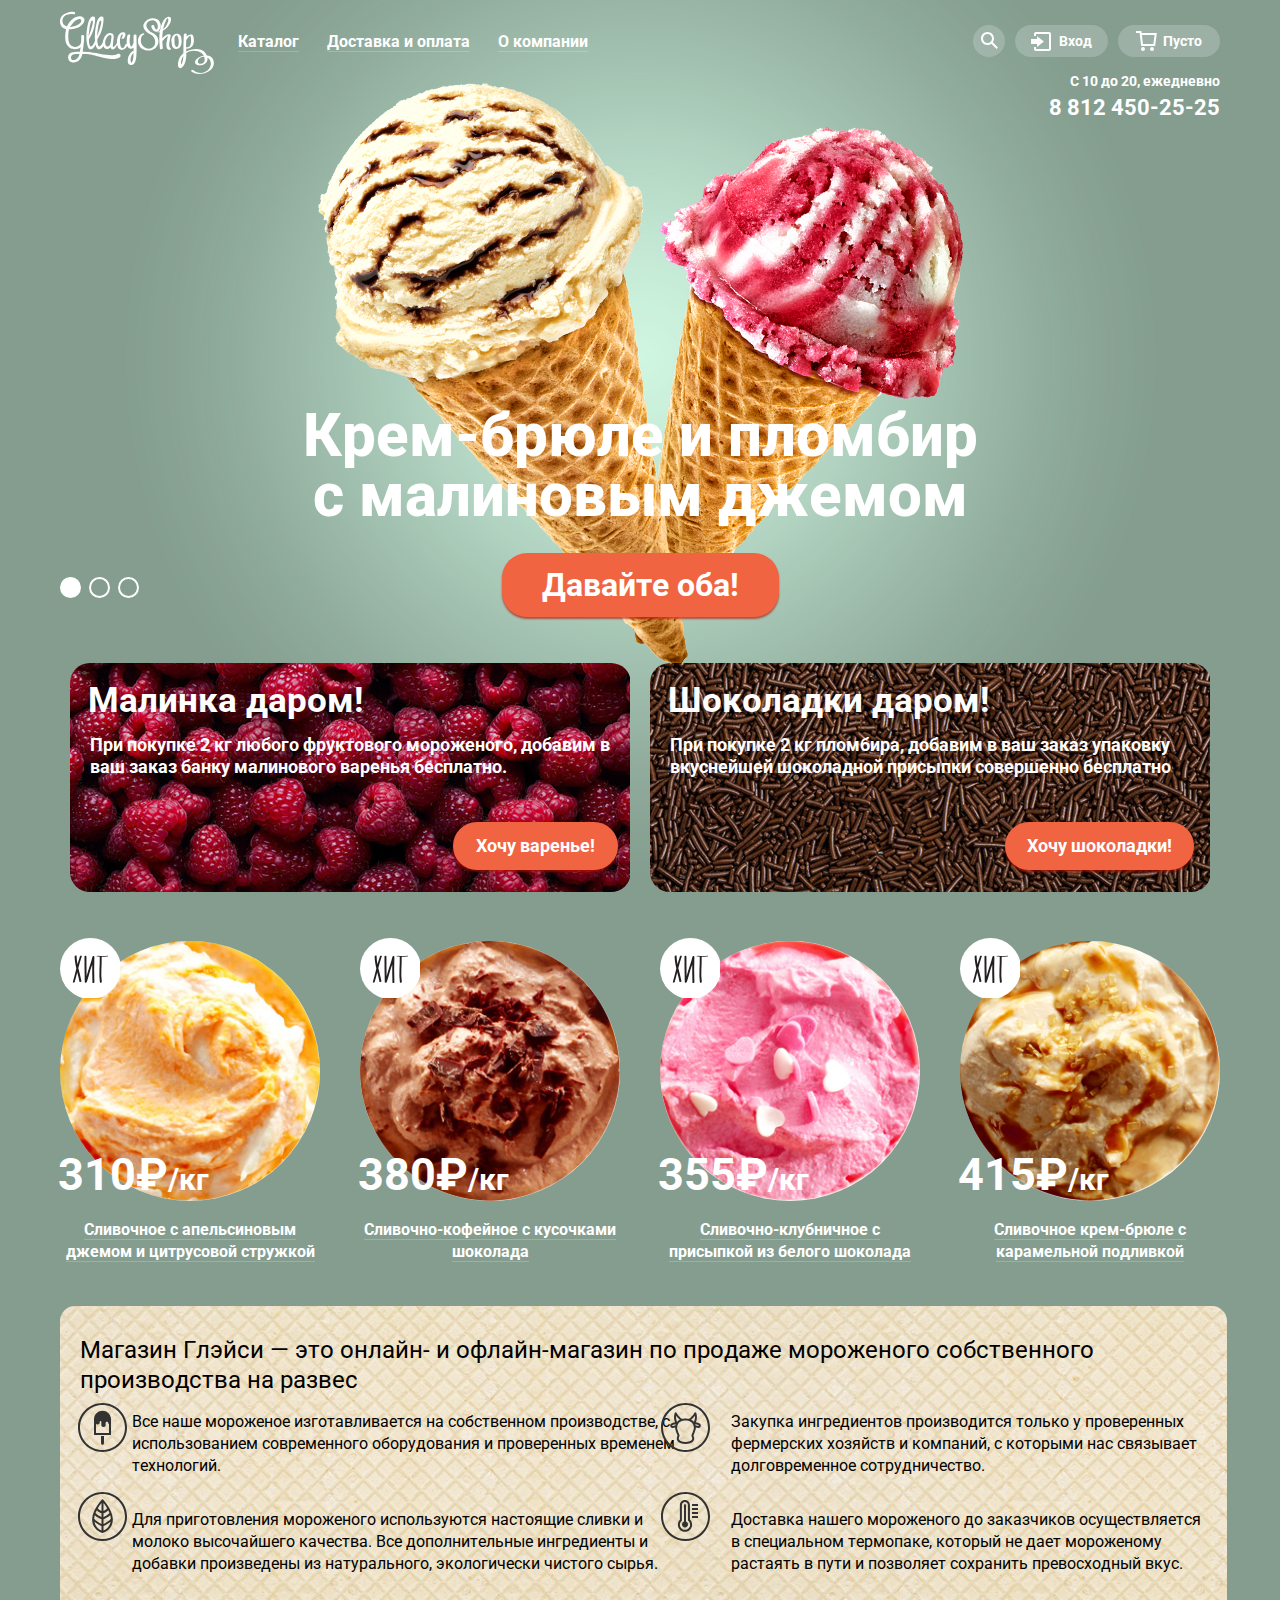
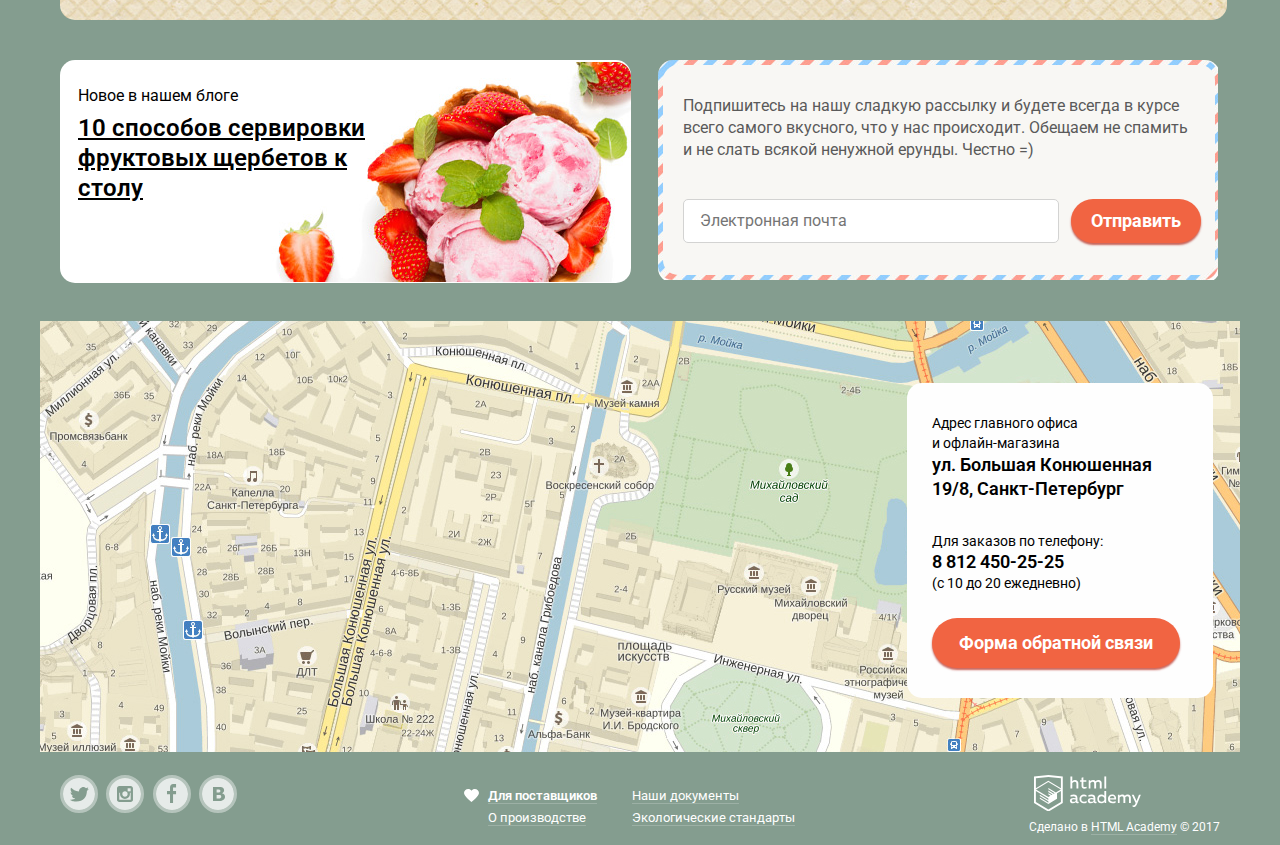
<file: index.html>
<!DOCTYPE html>
<html lang="ru">

<head>
  <meta charset="utf-8">
  <title>Глейси</title>
  <link href="css/normalize.css" rel="stylesheet">
  <link href="https://fonts.googleapis.com/css?family=Roboto:400,700&amp;subset=cyrillic" rel="stylesheet">
  <link href="css/style.css" rel="stylesheet">
</head>

<body>
  <input class="visually-hidden" type="radio" id="product-1" name="toggle" checked>
  <input class="visually-hidden" type="radio" id="product-2" name="toggle">
  <input class="visually-hidden" type="radio" id="product-3" name="toggle">
  <div class="site-wrapper">
    <div class="container">
      <header class="main-header">
        <div class="navigation">
          <div class="navigation-inner">
            <a class="main-header-logo" href="index.html">
              <img src="img/content/main-header-logo.svg" width="154" height="64" alt="Логотип Глейси">
            </a>
            <ul class="main-navigation">
              <li><a href="catalog.html"><span class="linked-text">Каталог</span></a>
                <ul class="catalog">
                  <li>
                    <a href=#><span class="new">Новинки</span></a>
                  </li>
                  <div class="line"></div>
                  <li>
                    <a href=#>Сливочное</a>
                  </li>
                  <li>
                    <a href=#>Щербеты</a>
                  </li>
                  <li class="catalog-item-current">
                    <a href=#> Фруктовый лед</a>
                  </li>
                  <li>
                    <a href=#>Мелорин</a>
                  </li>
                </ul>
              </li>
              <li><a href="delivery.html"><span class="linked-text">Доставка и оплата</span></a></li>
              <li><a href="about.html"><span class="linked-text">О компании</span></a></li>
            </ul>
          </div>
        </div>
        <div class="user-navigation">
          <div class="user-navigation-list">
            <div class="find-main">
              <button class="button find loupe">
                <svg xmlns="http://www.w3.org/2000/svg" width="17px" height="17px" viewBox="0 0 17 17">
                  <path d="M16.958,15.527L11.75,10.32C12.533,9.247,13,7.93,13,6.5C13,2.91,10.09,0,6.5,0S0,2.91,0,6.5
              S2.91,13,6.5,13c1.438,0,2.763-0.473,3.839-1.263l5.205,5.204L16.958,15.527z M6.5,11C4.019,11,2,8.981,2,6.5S4.019,2,6.5,2
              S11,4.019,11,6.5S8.981,11,6.5,11z" />
                </svg>
                <div class="search-form">
                  <form class="search" action="https://echo.htmlacademy.ru" method="POST">
                    <input type="text" name="search" value="" placeholder="Что ищем?" class="what-search">
                  </form>
                </div>
              </button>
            </div>
            <a class="enter button-standart" href="login.html">
              <svg xmlns="http://www.w3.org/2000/svg" width="21px" height="19px" viewBox="0 0 21 19">
                <polygon points="6,14.875 12.917,9.5 6,4.125 6,7.042 -0.042,7.042 -0.042,11.959 6,11.959 	" />
                <path d="M18,0H5C3.9,0,3,0.9,3,2v2h2V2h13v15H5v-2H3v2c0,1.1,0.9,2,2,2h13c1.1,0,2-0.9,2-2V2C20,0.9,19.1,0,18,0z" />
              </svg>
              Вход
            </a>
            <a class="button-standart busket" href="busket.html">Пусто</a>
          </div>
          <p>С 10 до 20, ежедневно </p>
          <p><span class="phone">8 812 450-25-25</span></p>
        </div>
      </header>
      <section class="slider">
        <div class="slider-controls">
          <label for="product-1">Первый</label>
          <label for="product-2">Второй</label>
          <label for="product-3">Третий</label>
        </div>
        <ul class="slider-list">
          <li class="slider-item slide" id="slide1">
            <h3 class="slide-title">
              Крем-брюле и пломбир с малиновым джемом
            </h3>
            <a class="button button-style button-slider" href="#">Давайте оба!</a>
          </li>
          <li class="slider-item slide" id="slide2">
            <h3 class="slide-title">
              Шоколадный пломбир и лимонный сорбет
            </h3>
            <a class="button button-style button-slider" href="#">Давайте оба!</a>
          </li>
          <li class="slider-item slide" id="slide3">
            <h3 class="slide-title">
              Пломбир с помадкой и клубничный щербет
            </h3>
            <a class="button button-style button-slider" href="#">Давайте оба!</a>
          </li>
        </ul>

      </section>
      <main>
        <section class="shop-gllacy">
          <h1 class="visually-hidden"> Магазин Глейси </h1>
          <section class="banners">
            <h2 class="visually-hidden">Наши акции</h2>
            <article class="banner-inner banner-inner-left">
              <h3>Малинка даром!</h3>
              <p>При покупке 2 кг любого фруктового мороженого, добавим в ваш заказ банку малинового варенья бесплатно.</p>
              <a class="button button-style button-banner-left" href="#">Хочу варенье!</a>
            </article>
            <article class="banner-inner banner-inner-right">
              <h3>Шоколадки даром!</h3>
              <p>При покупке 2 кг пломбира, добавим в ваш заказ упаковку вкуснейшей шоколадной присыпки совершенно
                бесплатно</p>
              <a class="button button-style button-banner-right" href="#">Хочу шоколадки!</a>
            </article>
          </section>
          <section class="hits">
            <h2 class="visually-hidden">Наши хиты</h2>
            <article class="catalog-inner">
              <div class="hit-logo"></div>
              <img src="img/content/hit-1.jpg" width="267" height="267" alt="Сливочное с апельсиновым джемом и цитрусовой стружкой">
              <p class="catalog-price">310₽<span class="unit">/кг</span></p>
              <a href=# class="catalog-discription">Сливочное с апельсиновым джемом и цитрусовой стружкой</a>
            </article>
            <article class="catalog-inner">
              <div class="hit-logo"></div>
              <img src="img/content/hit-2.jpg" width="267" height="267" alt="Сливочно-кофейное с кусочками шоколада">
              <p class="catalog-price">380₽<span class="unit">/кг</span></p>
              <a href="#" class="catalog-discription">Сливочно-кофейное с кусочками шоколада</a>
            </article>
            <article class="catalog-inner">
              <div class="hit-logo"></div>
              <img src="img/content/hit-3.jpg" width="267" height="267" alt="Сливочно-клубничное с присыпкой из белого шоколада">
              <p class="catalog-price">355₽<span class="unit">/кг</span></p>
              <a href="#" class="catalog-discription">Сливочно-клубничное с присыпкой из белого шоколада</a>
            </article>
            <article class="catalog-inner">
              <div class="hit-logo"></div>
              <img src="img/content/hit-4.jpg" width="267" height="267" alt="Сливочное крем-брюле с карамельной подливкой">
              <p class="catalog-price">415₽<span class="unit">/кг</span></p>
              <a href="#" class="catalog-discription">Сливочное крем-брюле с карамельной подливкой</a>
            </article>
          </section>
          <article class="gllacy-advances">
            <h3>Магазин Глэйси — это онлайн- и офлайн-магазин по продаже мороженого собственного производства на развес</h3>
            <div class="advances">
              <div class="advance-item-left">
                <div class="advance-item-logo advance-item-ice"></div>
                <p>Все наше мороженое изготавливается на собственном производстве, с использованием современного
                  оборудования и проверенных временем технологий.</p>
                <div class="advance-item-logo advance-item-flow"></div>
                <p>Для приготовления мороженого используются настоящие сливки и молоко высочайшего качества. Все
                  дополнительные ингредиенты и добавки произведены из натурального, экологически чистого сырья.</p>
              </div>
              <div class="advance-item-right">
                <div class="advance-item-logo advance-item-cow"></div>
                <p>Закупка ингредиентов производится только у проверенных фермерских хозяйств и компаний, с которыми
                  нас
                  связывает долговременное сотрудничество.</p>
                <div class="advance-item-logo advance-item-temp"></div>
                <p>Доставка нашего мороженого до заказчиков осуществляется в специальном термопаке, который не дает
                  мороженому растаять в пути и позволяет сохранить превосходный вкус.</p>
              </div>
            </div>
          </article>
        </section>
        <section class="other">
          <article class="blog">
            <h4>Новое в нашем блоге</h4>
            <a href="#">10 способов сервировки фруктовых щербетов к столу</a>
          </article>
          <article class="mail">
            <div class="mail-inner">
              <p class="mail-info">Подпишитесь на нашу сладкую рассылку и будете всегда в курсе всего самого вкусного,
                что у нас происходит. Обещаем не спамить и не слать всякой ненужной ерунды. Честно =) </p>
              <form class="mail-form" action="https://echo.htmlacademy.ru" method="post">
                <label for="adress"></label>
                <input id="adress" type="email" name="email" value="" placeholder="Электронная почта">
                <button class="button button-style other-button" type="submit">Отправить</button>
              </form>
            </div>
          </article>
        </section>
    </div>
    <section class="modal-map">
      <h2 class="visually-hidden">Как до нас добраться</h2>
      <iframe src="https://www.google.com/maps/embed?pb=!1m18!1m12!1m3!1d1998.6037872533238!2d30.3208587160431!3d59.938716481876206!2m3!1f0!2f0!3f0!3m2!1i1024!2i768!4f13.1!3m3!1m2!1s0x4696310fca145cc1%3A0x42b32648d8238007!2z0JHQvtC70YzRiNCw0Y8g0JrQvtC90Y7RiNC10L3QvdCw0Y8g0YPQuy4sIDE5LzgsINCh0LDQvdC60YIt0J_QtdGC0LXRgNCx0YPRgNCzLCDQoNC-0YHRgdC40Y8sIDE5MTE4Ng!5e0!3m2!1sru!2sde!4v1540127520804" width="1200" height="430" style="border:0" allowfullscreen></iframe>
      <img src="img/content/map.jpg" width="1200" height="430" alt="Адрес главного офиса ул. Большая Конюшенная 19/8, Санкт-Петербург">
      <div class="pin-icecream"></div>
      <div class="feedback">
        <p>Адрес главного офиса <br>и офлайн-магазина <br> <span class="feedback-adress">ул. Большая Конюшенная 19/8,
            Санкт-Петербург</span></p>
        <p>Для заказов по телефону:<br> <span class="feedback-inner">8 812 450-25-25</span> <br>(с 10 до 20 ежедневно)
        </p>
        <a class="feedback-form-button button-style" href="feedback.html">Форма обратной связи</a>
      </div>
    </section>
    </main>
    <footer class="main-footer">
      <div class="main-footer-container">
        <div class="footer-social">
          <ul>
            <li>
              <a class="social-button social-logo" href="#">
                <span class="visually-hidden">Твиттер</span>
                <svg version="1.1" xmlns="http://www.w3.org/2000/svg" x="0px" y="0px" width="32px" height="32px"
                  viewBox="0 0 32 32">
                  <path d="M16,0C7.164,0,0,7.164,0,16c0,8.837,7.164,16,16,16c8.837,0,16-7.163,16-16C32,7.164,24.837,0,16,0z
                        M23.944,12.809c-0.251,6.516-3.463,10.832-10.992,10.702c-0.14,0-0.205,0-0.233,0c-0.015,0-0.021,0-0.021,0
                       c-0.029,0-0.094,0-0.232,0c-0.447,0-4.543-0.443-5.344-1.823c2.479,0.19,4.247-0.406,5.12-1.136
                       c-1.048-0.289-2.923-0.461-3.251-2.848c0.384,0.104,0.618,0.221,1.299,0.113c-1.307-0.824-2.758-1.519-2.679-3.643
                       c0.311,0.317,1.164,0.518,1.46,0.457c-0.768-0.233-2.149-3.244-0.974-4.781c1.984,1.79,4.075,3.482,7.804,3.643
                       c0.227-2.214,1.24-3.699,3.168-4.325c1.84-0.479,3.255,0.26,3.901,1.138c0.737-0.224,1.453-0.466,2.193-0.685
                       c-0.004,0.833-0.569,1.463-0.935,1.709c0.747,0.165,1.423-0.475,1.423-0.475C25.467,11.818,24.557,12.58,23.944,12.809z" />
                </svg>
              </a>
            </li>
            <li>
              <a class="social-button social-logo" href="#">
                <span class="visually-hidden">Инстаграмм</span>
                <svg version="1.1" id="Layer_1" xmlns="http://www.w3.org/2000/svg" x="0px" y="0px" width="32px" height="32px"
                  viewBox="0 0 32 32">
                  <path d="M20.916,16c0,2.728-2.211,4.938-4.938,4.938S11.039,18.728,11.039,16c0-0.394,0.051-0.773,0.138-1.14
                         h-0.897v6.838h11.396V14.86h-0.897C20.865,15.227,20.916,15.606,20.916,16z" />
                  <path d="M15.978,18.659c1.466,0,2.659-1.193,2.659-2.659s-1.193-2.659-2.659-2.659
                         c-1.466,0-2.659,1.193-2.659,2.659S14.511,18.659,15.978,18.659z" />
                  <rect x="18.637" y="10.302" width="3.039" height="3.039" />
                  <path d="M16,0C7.164,0,0,7.164,0,16c0,8.837,7.164,16,16,16c8.837,0,16-7.163,16-16C32,7.164,24.837,0,16,0z
                          M23.955,21.698c0,1.254-1.025,2.279-2.279,2.279H10.279C9.026,23.978,8,22.952,8,21.698V10.302c0-1.253,1.026-2.279,2.279-2.279
                         h11.396c1.254,0,2.279,1.026,2.279,2.279V21.698z" />
                </svg>
              </a>
            </li>
            <li>
              <a class="social-button social-logo" href="#">
                <span class="visually-hidden">Фейсбук</span>
                <svg version="1.1" id="Layer_1" xmlns="http://www.w3.org/2000/svg" x="0px" y="0px" width="32px" height="32px"
                  viewBox="0 0 32 32">
                  <path d="M16,0C7.164,0,0,7.163,0,16s7.164,16,16,16c8.837,0,16-7.164,16-16S24.837,0,16,0z M20.062,9.455h-3.021
                     v3.444h3.021v3.445h-3.021v8.61h-3.021v-8.61H11v-3.445h3.021V9.455c0-1.902,1.353-3.445,3.021-3.445h3.021V9.455z" />
                </svg>
              </a>
            </li>
            <li>
              <a class="social-button social-logo" href="#">
                <span class="visually-hidden">Вконтакте</span>
                <svg version="1.1" id="Layer_1" xmlns="http://www.w3.org/2000/svg" x="0px" y="0px" width="32px" height="32px"
                  viewBox="0 0 32 32">
                  <path d="M16.637,14.495c0.402-0.019,0.719-0.082,0.951-0.188c0.326-0.145,0.54-0.33,0.641-0.559
                       c0.101-0.229,0.15-0.496,0.15-0.797c0-0.232-0.058-0.465-0.174-0.697c-0.116-0.232-0.322-0.405-0.617-0.517
                       c-0.264-0.1-0.592-0.155-0.984-0.165c-0.392-0.009-0.943-0.014-1.652-0.014h-0.339v2.965h0.565
                       C15.749,14.523,16.235,14.514,16.637,14.495z" />
                  <path d="M18.118,17.084c-0.282-0.081-0.672-0.125-1.166-0.132c-0.494-0.006-1.012-0.009-1.55-0.009h-0.79v3.493
                       h0.264c1.014,0,1.74-0.003,2.18-0.009c0.438-0.007,0.843-0.088,1.212-0.245c0.377-0.157,0.633-0.364,0.774-0.625
                       s0.214-0.562,0.214-0.9c0-0.446-0.088-0.788-0.261-1.03C18.825,17.386,18.531,17.204,18.118,17.084z" />
                  <path d="M16,0C7.164,0,0,7.164,0,16c0,8.837,7.164,16,16,16c8.837,0,16-7.163,16-16C32,7.164,24.837,0,16,0z
                        M22.602,20.531c-0.273,0.533-0.646,0.976-1.124,1.327c-0.552,0.415-1.161,0.71-1.823,0.886s-1.501,0.264-2.519,0.264h-6.121V8.987
                       h5.443c1.13,0,1.957,0.038,2.48,0.113c0.524,0.076,1.045,0.242,1.561,0.5c0.533,0.27,0.929,0.632,1.189,1.087
                       c0.26,0.455,0.392,0.975,0.392,1.558c0,0.678-0.179,1.278-0.536,1.795c-0.358,0.518-0.863,0.92-1.517,1.208v0.075
                       c0.917,0.182,1.642,0.559,2.179,1.13c0.537,0.571,0.807,1.325,0.807,2.261C23.013,19.392,22.875,19.997,22.602,20.531z" />
                </svg>
              </a>
            </li>
          </ul>
        </div>
        <div class="other-references">
          <div class="other-references-inner">
            <div class="like"></div>
            <a href=#><span class="reference-footer provider">Для поставщиков</span></a>
            <a href=#><span class="reference-footer">О производстве</span></a>
          </div>
          <div class="other-references-inner">
            <a href=#><span class="reference-footer">Наши документы</span></a>
            <a href=#><span class="reference-footer">Экологические стандарты</span></a>
          </div>
        </div>
        <div class="footer-copyright">
          <a href="https://htmlacademy.ru" aria-label="Сайт Академии">
            <div class="icon-html-academy"></div>
          </a>
          <p>Сделано в <a href="https://htmlacademy.ru" aria-label="Сайт Академии">HTML Academy</a> © 2017</p>
        </div>
      </div>
    </footer>
    <section class="modal modal-login">
        <form class="login-form" action="https://echo.htmlacademy.ru" method="post">
          <p>
            <input type="email" name="email" placeholder="Электронная почта">
          </p>
          <p>
            <input type="password" name="password" placeholder="Пароль">
          </p>
          <div class="enter-login">
            <button class="button button-style button-login" type="submit">Войти</button>
            <div class="login-help">
              <a href="#">Забыли пароль?</a>
              <a href="#">Новая регистрация</a>
            </div>
          </div>
        </form>
      </section>
      <section class="modal-busket modal">
          <p>Вы еще ничего не добавили в корзину</p>
        </section>
        <div class="overlay">
        <section class="modal modal-feedback">
            <form class="feedback-form" action="https://echo.htmlacademy.ru" method="post">
              <div class="feedback-title">

                <h3>Мы обязательно вам ответим!</h3>
                <button class="modal-close" type="button"></button>
              </div>
              <p>
                <input type="text" name="username" placeholder="Как вас зовут?">
              </p>
              <p>
                <input type="email" name="email" placeholder="Ваша почта для ответа?">
              </p>
              <textarea name="message" class="comments" rows="6" placeholder="Напишите что-нибудь..."></textarea>
              <button class="button button-style button-send" type="submit">Отправить</button>
            </form>
          </section>
          </div>
  </div>
  <script src="js/scripts.js"></script>
</body>

</html>
</file>
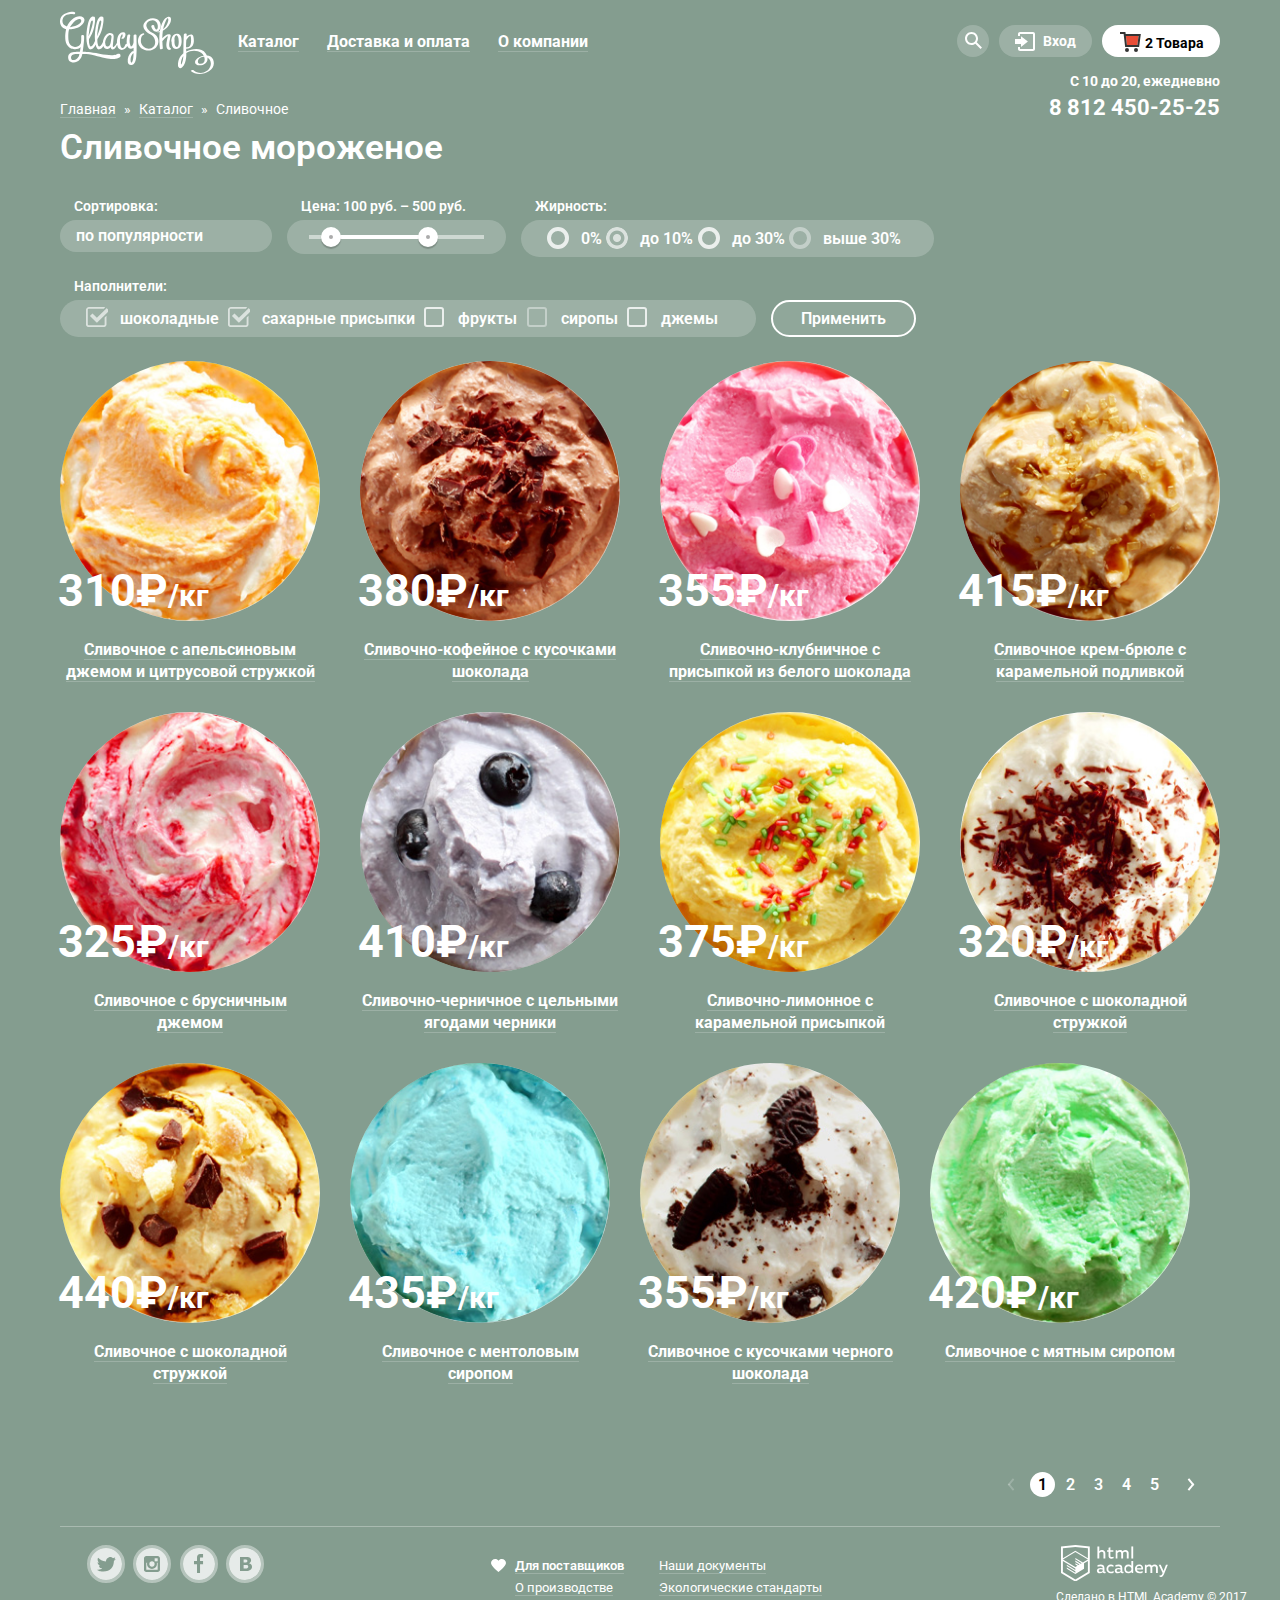
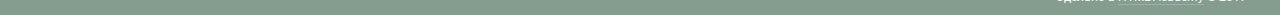
<file: catalog.html>
<!DOCTYPE html>
<html lang="ru">

<head>
  <meta charset="utf-8">
  <title>Глейси-каталог</title>
  <link href="css/normalize.css" rel="stylesheet">
  <link href="https://fonts.googleapis.com/css?family=Roboto:400,700&amp;subset=cyrillic" rel="stylesheet">
  <link href="css/style.css" rel="stylesheet">
</head>

<body>
  <div class="catalog-page">
    <div class="container">
      <header class="main-header">
        <div class="navigation">
          <div class="navigation-inner">
            <a class="main-header-logo" href="index.html">
              <img src="img/content/main-header-logo.svg" width="154" height="64" alt="Логотип Глейси">
            </a>
            <ul class="main-navigation">
              <li><a href="catalog.html"><span class="linked-text">Каталог</span></a>
                <ul class="catalog">
                  <li>
                    <a href=#><span class="new">Новинки</span></a>
                  </li>
                  <div class="line"></div>
                  <li>
                    <a href=#>Сливочное</a>
                  </li>
                  <li>
                    <a href=#>Щербеты</a>
                  </li>
                  <li class="catalog-item-current">
                    <a href=#> Фруктовый лед</a>
                  </li>
                  <li>
                    <a href=#>Мелорин</a>
                  </li>
                </ul>
              </li>
              <li><a href="delivery.html"><span class="linked-text">Доставка и оплата</span></a></li>
              <li><a href="about.html"><span class="linked-text">О компании</span></a></li>
            </ul>
          </div>
          <ul class="breadcrumbs">
            <li>
              <a href="index.html"><span class="linked-text">Главная</span></a>
            </li>
            <li>
              <a href="#">»</a>
            </li>
            <li>
              <a href="catalog.html"><span class="linked-text">Каталог</span></a>
            </li>
            <li>
              <a href="#">»</a>
            </li>
            <li>
              <a href="catalog.html">Сливочное</a>
            </li>
          </ul>
        </div>
        <div class="user-navigation">
          <div class="user-navigation-list">
            <div class="find-main">
              <button class="button find loupe">
                <svg xmlns="http://www.w3.org/2000/svg" width="17px" height="17px" viewBox="0 0 17 17">
                  <path d="M16.958,15.527L11.75,10.32C12.533,9.247,13,7.93,13,6.5C13,2.91,10.09,0,6.5,0S0,2.91,0,6.5
                  S2.91,13,6.5,13c1.438,0,2.763-0.473,3.839-1.263l5.205,5.204L16.958,15.527z M6.5,11C4.019,11,2,8.981,2,6.5S4.019,2,6.5,2
                  S11,4.019,11,6.5S8.981,11,6.5,11z" />
                </svg>
                <div class="search-form">
                  <form class="search" action="https://echo.htmlacademy.ru" method="POST">
                    <input type="text" name="search" value="" placeholder="Что ищем?" class="what-search">
                  </form>
                </div>
              </button>
            </div>
            <a class="enter button-standart" href="login.html">
              <svg xmlns="http://www.w3.org/2000/svg" width="21px" height="19px" viewBox="0 0 21 19">
                <polygon points="6,14.875 12.917,9.5 6,4.125 6,7.042 -0.042,7.042 -0.042,11.959 6,11.959 	" />
                <path d="M18,0H5C3.9,0,3,0.9,3,2v2h2V2h13v15H5v-2H3v2c0,1.1,0.9,2,2,2h13c1.1,0,2-0.9,2-2V2C20,0.9,19.1,0,18,0z" />
              </svg>
              Вход
            </a>
            <button class="busket-with-products busket button">2 Товара</button>
          </div>
          <p>С 10 до 20, ежедневно </p>
          <p><span class="phone">8 812 450-25-25</span></p>
        </div>
      </header>
      <main>

        <h2 class="page-title">Сливочное мороженое</h2>
        <div class="catalog-columns">

          <section class="filters">
            <h2 class="visually-hidden">Фильтр товаров</h2>
            <form class="filter" method="get" action="https://echo.htmlacademy.ru">
              <div class="filters-inner">
                <div class="graduation">
                  <h3>Сортировка:</h3>
                  <select class="button-standart graduation-type button">
                    <option>по популярности</option>
                    <option>сначала недорогие</option>
                    <option>сначала дорогие</option>
                    <option>по жирности</option>
                  </select>
                </div>

                <div class="price-range">
                  <h3>Цена: 100 руб. – 500 руб.</h3>
                  <div class="range-controls">
                    <div class="scale">
                      <div class="bar"></div>
                    </div>
                    <div class="range-price range-price-min"></div>
                    <div class="range-price range-price-max"></div>
                  </div>
                </div>
                <div class="type-of-fat">
                  <h3>Жирность:</h3>
                  <ul class="graduation-fat filter-view">
                    <li class="filter-option">
                      <input class="visually-hidden filter-input-radio" type="radio" name="fat" id="zero">
                      <label for="zero">0%</label>
                    </li>
                    <li class="filter-option">
                      <input class="visually-hidden filter-input-radio" type="radio" name="fat" id="ten" checked>
                      <label for="ten">до 10%</label>
                    </li>
                    <li class="filter-option">
                      <input class="visually-hidden filter-input-radio" type="radio" name="fat" id="to-thirty">
                      <label for="to-thirty">до 30%</label>
                    </li>
                    <li class="filter-option">
                      <input class="visually-hidden filter-input-radio" type="radio" name="fat" id="more-thirty"
                        disabled>
                      <label for="more-thirty">выше 30%</label>
                    </li>
                  </ul>
                </div>
              </div>
              <h3>Наполнители:</h3>
              <div class="filters-inner">
                <div class="filler">

                  <ul class="filler-type filter-view">
                    <li class="filter-option">
                      <input class="visually-hidden filter-input-checkbox" type="checkbox" name="chocolate" id="chocolate"
                        checked>
                      <label for="chocolate">шоколадные</label>
                    </li>
                    <li class="filter-option">
                      <input class="visually-hidden filter-input-checkbox" type="checkbox" name="sugar" id="sugar"
                        checked>
                      <label for="sugar">сахарные присыпки</label>
                    </li>
                    <li class="filter-option">
                      <input class="visually-hidden filter-input-checkbox" type="checkbox" name="fruits" id="fruits">
                      <label for="fruits">фрукты</label>
                    </li>
                    <li class="filter-option">
                      <input class="visually-hidden filter-input-checkbox" type="checkbox" name="syrup" id="syrup"
                        disabled>
                      <label for="syrup">сиропы</label>
                    </li>
                    <li class="filter-option">
                      <input class="visually-hidden filter-input-checkbox" type="checkbox" name="jam" id="jam">
                      <label for="jam">джемы</label>
                    </li>
                  </ul>
                </div>

                <button class="button use">Применить</button>
              </div>
            </form>
          </section>
          <section class="catalog-main">
            <ul class="catalog-list">
              <li class="catalog-inner">
                <div class="catalog-style">
                  <img src="img/content/hit-1.jpg" width="267" height="267" alt="Сливочное с апельсиновым джемом и цитрусовой стружкой">
                  <p class="catalog-price">310₽<span class="unit">/кг</span></p>
                  <p class="catalog-discription">Сливочное с апельсиновым джемом и цитрусовой стружкой</p>
                  <a class="button button-style button-quick-view" href="#">Быстрый просмотр</a>
                </div>
              </li>
              <li class="catalog-inner">
                <div class="catalog-style">
                  <img src="img/content/hit-2.jpg" width="267" height="267" alt="Сливочно-кофейное с кусочками шоколада">
                  <p class="catalog-price">380₽<span class="unit">/кг</span></p>
                  <p class="catalog-discription">Сливочно-кофейное с кусочками шоколада</p>
                  <a class="button button-style button-quick-view" href="#">Быстрый просмотр</a>
                </div>
              </li>
              <li class="catalog-inner">
                <div class="catalog-style">
                  <img src="img/content/hit-3.jpg" width="267" height="267" alt="Сливочно-клубничное с присыпкой из белого шоколада">
                  <p class="catalog-price">355₽<span class="unit">/кг</span></p>
                  <p class="catalog-discription">Сливочно-клубничное с присыпкой из белого шоколада</p>
                  <a class="button button-style button-quick-view" href="#">Быстрый просмотр</a>
                </div>
              </li>
              <li class="catalog-inner">
                <div class="catalog-style">
                  <img src="img/content/hit-4.jpg" width="267" height="267" alt="Сливочное крем-брюле с карамельной подливкой">
                  <p class="catalog-price">415₽<span class="unit">/кг</span></p>
                  <p class="catalog-discription">Сливочное крем-брюле с карамельной подливкой</p>
                  <a class="button button-style button-quick-view" href="#">Быстрый просмотр</a>
                </div>
              </li>
              <li class="catalog-inner">
                <div class="catalog-style">
                  <img src="img/content/5.jpg" width="267" height="267" alt="Сливочное с брусничным джемом">
                  <p class="catalog-price">325₽<span class="unit">/кг</span></p>
                  <p class="catalog-discription">Сливочное с брусничным джемом</p>
                  <a class="button button-style button-quick-view" href="#">Быстрый просмотр</a>
                </div>
              </li>
              <li class="catalog-inner">
                <div class="catalog-style">
                  <img src="img/content/6.jpg" width="267" height="267" alt="Сливочно-черничное с цельными ягодами черники">
                  <p class="catalog-price">410₽<span class="unit">/кг</span></p>
                  <p class="catalog-discription">Сливочно-черничное с цельными ягодами черники</p>
                  <a class="button button-style button-quick-view" href="#">Быстрый просмотр</a>
                </div>
              </li>
              <li class="catalog-inner">
                <div class="catalog-style">
                  <img src="img/content/7.jpg" width="267" height="267" alt="Сливочно-лимонное с карамельной присыпкой">
                  <p class="catalog-price">375₽<span class="unit">/кг</span></p>
                  <p class="catalog-discription">Сливочно-лимонное с карамельной присыпкой</p>
                  <a class="button button-style button-quick-view" href="#">Быстрый просмотр</a>
                </div>
              </li>
              <li class="catalog-inner">
                <div class="catalog-style">
                  <img src="img/content/8.jpg" width="267" height="267" alt="Сливочное с шоколадной стружкой">
                  <p class="catalog-price">320₽<span class="unit">/кг</span></p>
                  <p class="catalog-discription">Сливочное с шоколадной стружкой</p>
                  <a class="button button-style button-quick-view" href="#">Быстрый просмотр</a>
                </div>
              </li>
              <li class="catalog-inner">
                <div class="catalog-style">
                  <img src="img/content/9.jpg" width="267" height="267" alt="Сливочно-ванильное с кусочками шоколада">
                  <p class="catalog-price">440₽<span class="unit">/кг</span></p>
                  <p class="catalog-discription">Сливочное с шоколадной стружкой</p>
                  <a class="button button-style button-quick-view" href="#">Быстрый просмотр</a>
                </div>
              </li>
              <li class="catalog-inner">
                <div class="catalog-style">
                  <img src="img/content/10.jpg" width="267" height="267" alt="Сливочноe с ментоловым сиропом">
                  <p class="catalog-price">435₽<span class="unit">/кг</span></p>
                  <p class="catalog-discription">Сливочноe с ментоловым сиропом</p>
                  <a class="button button-style button-quick-view" href="#">Быстрый просмотр</a>
                </div>
              </li>
              <li class="catalog-inner">
                <div class="catalog-style">
                  <img src="img/content/11.jpg" width="267" height="267" alt="Сливочное с кусочками черного шоколада">
                  <p class="catalog-price">355₽<span class="unit">/кг</span></p>
                  <p class="catalog-discription">Сливочное с кусочками черного шоколада</p>
                  <a class="button button-style button-quick-view" href="#">Быстрый просмотр</a>
                </div>
              </li>
              <li class="catalog-inner">
                <div class="catalog-style">
                  <img src="img/content/12.jpg" width="267" height="267" alt="Сливочное с мятным сиропом">
                  <p class="catalog-price">420₽<span class="unit">/кг</span></p>
                  <p class="catalog-discription">Сливочное с мятным сиропом</p>
                  <a class="button button-style button-quick-view" href="#">Быстрый просмотр</a>
                </div>
              </li>
            </ul>
            <div class="page-navigation">
              <a class="arrow-back" href="#"></a>
              <ul class="pages">
                <li class="page-item page-current">
                  <a href="#">1</a>
                </li>
                <li class="page-item">
                  <a href="#">2</a>
                </li>
                <li class="page-item">
                  <a href="#">3</a>
                </li>
                <li class="page-item">
                  <a href="#">4</a>
                </li>
                <li class="page-item">
                  <a href="#">5</a>
                </li>
              </ul>
              <a class="arrow-to" href="#"></a>
            </div>
          </section>
        </div>
      </main>
      <footer class="main-footer">
        <div class="main-footer-container">
          <div class="footer-social">
            <ul>
              <li>
                <a class="social-button social-logo" href="#">
                  <span class="visually-hidden">Твиттер</span>
                  <svg version="1.1" xmlns="http://www.w3.org/2000/svg" x="0px" y="0px" width="32px" height="32px"
                    viewBox="0 0 32 32">
                    <path d="M16,0C7.164,0,0,7.164,0,16c0,8.837,7.164,16,16,16c8.837,0,16-7.163,16-16C32,7.164,24.837,0,16,0z
                            M23.944,12.809c-0.251,6.516-3.463,10.832-10.992,10.702c-0.14,0-0.205,0-0.233,0c-0.015,0-0.021,0-0.021,0
                           c-0.029,0-0.094,0-0.232,0c-0.447,0-4.543-0.443-5.344-1.823c2.479,0.19,4.247-0.406,5.12-1.136
                           c-1.048-0.289-2.923-0.461-3.251-2.848c0.384,0.104,0.618,0.221,1.299,0.113c-1.307-0.824-2.758-1.519-2.679-3.643
                           c0.311,0.317,1.164,0.518,1.46,0.457c-0.768-0.233-2.149-3.244-0.974-4.781c1.984,1.79,4.075,3.482,7.804,3.643
                           c0.227-2.214,1.24-3.699,3.168-4.325c1.84-0.479,3.255,0.26,3.901,1.138c0.737-0.224,1.453-0.466,2.193-0.685
                           c-0.004,0.833-0.569,1.463-0.935,1.709c0.747,0.165,1.423-0.475,1.423-0.475C25.467,11.818,24.557,12.58,23.944,12.809z" />
                  </svg>
                </a>
              </li>
              <li>
                <a class="social-button social-logo" href="#">
                  <span class="visually-hidden">Инстаграмм</span>
                  <svg version="1.1" id="Layer_1" xmlns="http://www.w3.org/2000/svg" x="0px" y="0px" width="32px"
                    height="32px" viewBox="0 0 32 32">
                    <path d="M20.916,16c0,2.728-2.211,4.938-4.938,4.938S11.039,18.728,11.039,16c0-0.394,0.051-0.773,0.138-1.14
                             h-0.897v6.838h11.396V14.86h-0.897C20.865,15.227,20.916,15.606,20.916,16z" />
                    <path d="M15.978,18.659c1.466,0,2.659-1.193,2.659-2.659s-1.193-2.659-2.659-2.659
                             c-1.466,0-2.659,1.193-2.659,2.659S14.511,18.659,15.978,18.659z" />
                    <rect x="18.637" y="10.302" width="3.039" height="3.039" />
                    <path d="M16,0C7.164,0,0,7.164,0,16c0,8.837,7.164,16,16,16c8.837,0,16-7.163,16-16C32,7.164,24.837,0,16,0z
                              M23.955,21.698c0,1.254-1.025,2.279-2.279,2.279H10.279C9.026,23.978,8,22.952,8,21.698V10.302c0-1.253,1.026-2.279,2.279-2.279
                             h11.396c1.254,0,2.279,1.026,2.279,2.279V21.698z" />
                  </svg>
                </a>
              </li>
              <li>
                <a class="social-button social-logo" href="#">
                  <span class="visually-hidden">Фейсбук</span>
                  <svg version="1.1" id="Layer_1" xmlns="http://www.w3.org/2000/svg" x="0px" y="0px" width="32px"
                    height="32px" viewBox="0 0 32 32">
                    <path d="M16,0C7.164,0,0,7.163,0,16s7.164,16,16,16c8.837,0,16-7.164,16-16S24.837,0,16,0z M20.062,9.455h-3.021
                         v3.444h3.021v3.445h-3.021v8.61h-3.021v-8.61H11v-3.445h3.021V9.455c0-1.902,1.353-3.445,3.021-3.445h3.021V9.455z" />
                  </svg>
                </a>
              </li>
              <li>
                <a class="social-button social-logo" href="#">
                  <span class="visually-hidden">Вконтакте</span>
                  <svg version="1.1" id="Layer_1" xmlns="http://www.w3.org/2000/svg" x="0px" y="0px" width="32px"
                    height="32px" viewBox="0 0 32 32">
                    <path d="M16.637,14.495c0.402-0.019,0.719-0.082,0.951-0.188c0.326-0.145,0.54-0.33,0.641-0.559
                           c0.101-0.229,0.15-0.496,0.15-0.797c0-0.232-0.058-0.465-0.174-0.697c-0.116-0.232-0.322-0.405-0.617-0.517
                           c-0.264-0.1-0.592-0.155-0.984-0.165c-0.392-0.009-0.943-0.014-1.652-0.014h-0.339v2.965h0.565
                           C15.749,14.523,16.235,14.514,16.637,14.495z" />
                    <path d="M18.118,17.084c-0.282-0.081-0.672-0.125-1.166-0.132c-0.494-0.006-1.012-0.009-1.55-0.009h-0.79v3.493
                           h0.264c1.014,0,1.74-0.003,2.18-0.009c0.438-0.007,0.843-0.088,1.212-0.245c0.377-0.157,0.633-0.364,0.774-0.625
                           s0.214-0.562,0.214-0.9c0-0.446-0.088-0.788-0.261-1.03C18.825,17.386,18.531,17.204,18.118,17.084z" />
                    <path d="M16,0C7.164,0,0,7.164,0,16c0,8.837,7.164,16,16,16c8.837,0,16-7.163,16-16C32,7.164,24.837,0,16,0z
                            M22.602,20.531c-0.273,0.533-0.646,0.976-1.124,1.327c-0.552,0.415-1.161,0.71-1.823,0.886s-1.501,0.264-2.519,0.264h-6.121V8.987
                           h5.443c1.13,0,1.957,0.038,2.48,0.113c0.524,0.076,1.045,0.242,1.561,0.5c0.533,0.27,0.929,0.632,1.189,1.087
                           c0.26,0.455,0.392,0.975,0.392,1.558c0,0.678-0.179,1.278-0.536,1.795c-0.358,0.518-0.863,0.92-1.517,1.208v0.075
                           c0.917,0.182,1.642,0.559,2.179,1.13c0.537,0.571,0.807,1.325,0.807,2.261C23.013,19.392,22.875,19.997,22.602,20.531z" />
                  </svg>
                </a>
              </li>
            </ul>
          </div>
          <div class="other-references">
            <div class="other-references-inner">
              <div class="like"></div>
              <a href=#><span class="reference-footer provider">Для поставщиков</span></a>
              <a href=#><span class="reference-footer">О производстве</span></a>
            </div>
            <div class="other-references-inner">
              <a href=#><span class="reference-footer">Наши документы</span></a>
              <a href=#><span class="reference-footer">Экологические стандарты</span></a>
            </div>
          </div>
          <div class="footer-copyright">
            <a href="https://htmlacademy.ru" aria-label="Сайт Академии">
              <div class="icon-html-academy"></div>
            </a>
            <p>Сделано в <a href="https://htmlacademy.ru" aria-label="Сайт Академии">HTML Academy</a> © 2017</p>
          </div>
        </div>
      </footer>
      <section class="modal-busket modal">
        <table class="table-busket">
          <tr class="busket-item">
            <td class="box">
              <button class="modal-delete" type="button"></button>
            </td>
            <td class="mini-image product1 box"></td>
            <td class="box discription">Пломбир с апельсиновым джемом</td>
            <td class="box price-box">1,5 кг х <span class="price">200 руб.</span></td>
            <td class="box">300 руб.</td>
          </tr>
          <tr class="busket-item">
            <td class="box">
              <button class="modal-delete" type="button"></button>
            </td>
            <td class="mini-image product2 box"></td>
            <td class="box discription">Клубничный пломбир с присыпкой из белого шоколада</td>
            <td class="box price-box">1,5 кг х <span class="price">300 руб.</span></td>
            <td class="box">450 руб.</td>
          </tr>
        </table>
        <p class="summ">Итого: 750 руб.</p>
        <form action="https://echo.htmlacademy.ru" method="post">
          <button class="order button button-style" type="submit">Оформить заказ</button>
        </form>
      </section>
      <section class="modal modal-login">
        <form class="login-form" action="https://echo.htmlacademy.ru" method="post">
          <p>
            <input type="email" name="email" placeholder="Электронная почта">
          </p>
          <p>
            <input type="password" name="password" placeholder="Пароль">
          </p>
          <div class="enter-login">
            <button class="button button-style button-login" type="submit">Войти</button>
            <div class="login-help">
              <a href="#">Забыли пароль?</a>
              <a href="#">Новая регистрация</a>
            </div>
          </div>
        </form>
      </section>
    </div>
  </div>
  <script src="js/scripts.js"></script>
</body>

</html>
</file>
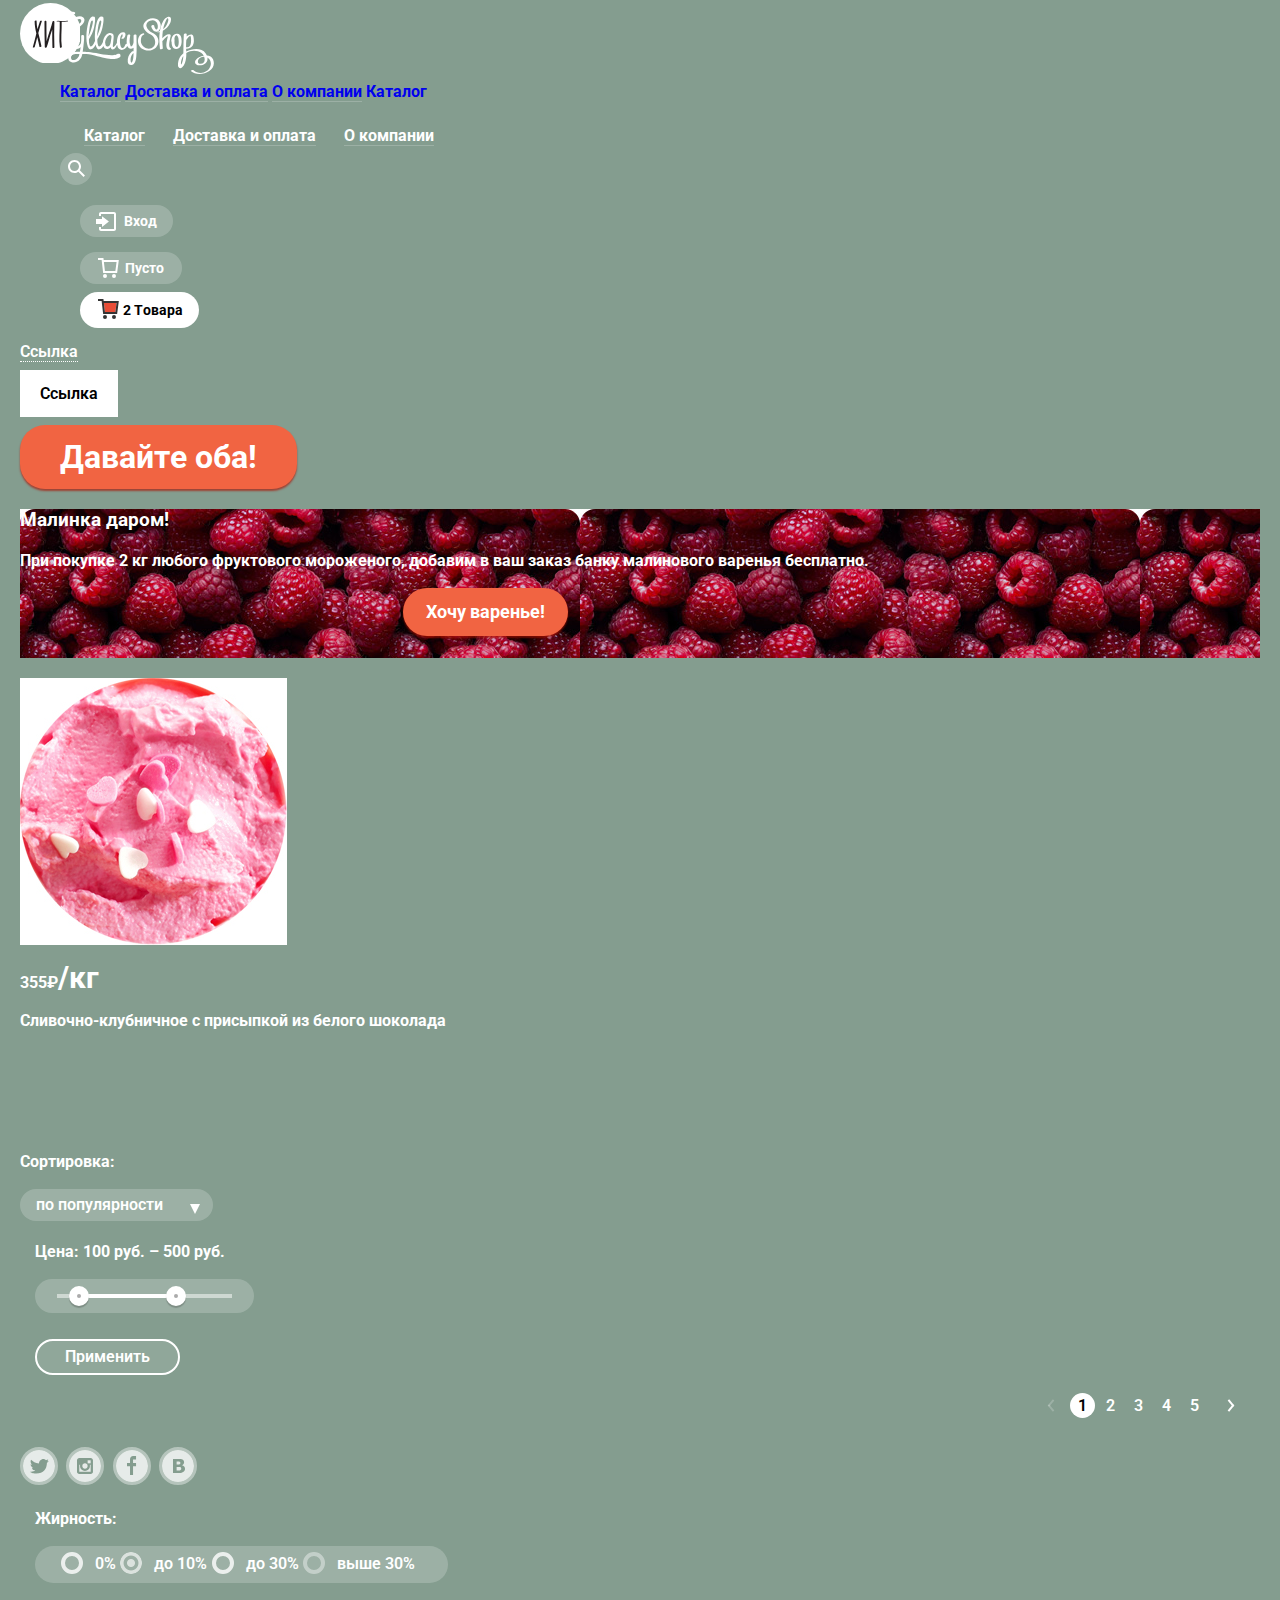
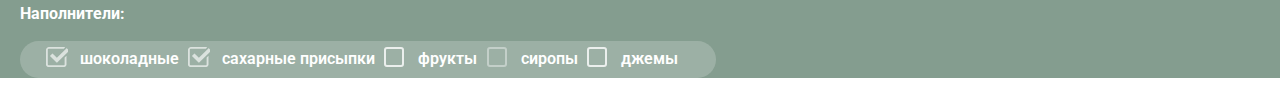
<file: storybook.html>
<!DOCTYPE html>
<html lang="en">

<head>
  <meta charset="UTF-8">
  <meta name="viewport" content="width=device-width, initial-scale=1.0">
  <meta http-equiv="X-UA-Compatible" content="ie=edge">
  <title>Document</title>
  <link href="css/normalize.css" rel="stylesheet">
  <link href="https://fonts.googleapis.com/css?family=Roboto:400,700&amp;subset=cyrillic" rel="stylesheet">
  <link href="css/style.css" rel="stylesheet">
</head>

<body>
  <div class="storybook">
  <div class="container">
    <div class="navigation">
      <a class="main-header-logo" href="index.html">
        <img src="img/content/main-header-logo.svg" width="154" height="64" alt="Логотип Глейси">
      </a>

      <nav class="main-navigation">
        <a class="site-navigation" href="catalog.html"><span class="linked-text">Каталог</span></a>
        <a class="site-navigation" href="delivery.html"><span class="linked-text">Доставка и оплата</span></a>
        <a class="site-navigation" href="about.html"><span class="linked-text">О компании</span></a>
        <a class="site-navigation-current" href="catalog.html">Каталог</a>
      </nav>
    </div>
    <div class="catalog-block">
      <ul class="catalog">
        <li class="catalog-item catalog-item-new">
          <a href=#>Новинки</a>
        </li>
        <div class="line"></div>
        <li class="catalog-item">
          <a href=#>Сливочное</a>
        </li>
        <li class="catalog-item">
          <a href=#>Щербеты</a>
        </li>
        <li class="catalog-item catalog-item-current">
          <a href=#> Фруктовый лед</a>
        </li>
        <li class="catalog-item">
          <a href=#>Мелорин</a>
        </li>
      </ul>
    </div>
    <ul class="main-navigation">
        <li class="main-catalog"><a class="site-navigation" href="catalog.html"><span class="linked-text">Каталог</span></a>
          <ul class="catalog">
              <li class="catalog-item catalog-item-new">
                <a href=#>Новинки</a>
              </li>
              <div class="line"></div>
              <li class="catalog-item">
                <a href=#>Сливочное</a>
              </li>
              <li class="catalog-item">
                <a href=#>Щербеты</a>
              </li>
              <li class="catalog-item catalog-item-current">
                <a href=#> Фруктовый лед</a>
              </li>
              <li class="catalog-item">
                <a href=#>Мелорин</a>
              </li>
            </ul>
        </li>
        <li><a class="site-navigation" href="delivery.html"><span class="linked-text">Доставка и оплата</span></a></li>
        <li><a class="site-navigation" href="about.html"><span class="linked-text">О компании</span></a></li>
      </ul>
    <button class="button find loupe">
      <svg xmlns="http://www.w3.org/2000/svg" width="17px" height="17px" viewBox="0 0 17 17">

        <path d="M16.958,15.527L11.75,10.32C12.533,9.247,13,7.93,13,6.5C13,2.91,10.09,0,6.5,0S0,2.91,0,6.5
      S2.91,13,6.5,13c1.438,0,2.763-0.473,3.839-1.263l5.205,5.204L16.958,15.527z M6.5,11C4.019,11,2,8.981,2,6.5S4.019,2,6.5,2
      S11,4.019,11,6.5S8.981,11,6.5,11z" />
      </svg>
    </button>
    <div class="search-form">
      <form class="search" action="https://echo.htmlacademy.ru" method="POST">
        <input type="text" name="search" value="" placeholder="Что ищем?" class="what-search">
    </div>
    </form>
    <div class="block">
      <a class="button-standart enter" href="login.html">
        <svg xmlns="http://www.w3.org/2000/svg" width="21px" height="19px" viewBox="0 0 21 19">
          <polygon points="6,14.875 12.917,9.5 6,4.125 6,7.042 -0.042,7.042 -0.042,11.959 6,11.959 	" />
          <path d="M18,0H5C3.9,0,3,0.9,3,2v2h2V2h13v15H5v-2H3v2c0,1.1,0.9,2,2,2h13c1.1,0,2-0.9,2-2V2C20,0.9,19.1,0,18,0z" />
        </svg>
        Вход
      </a>
    </div>
    <section class="modal modal-login">
      <form class="login-form" action="https://echo.htmlacademy.ru" method="post">
        <p>
          <input type="email" name="email" placeholder="Электронная почта">
        </p>
        <p>
          <input type="password" name="password" placeholder="Пароль">
        </p>
        <div class="enter-login">
          <button class="button button-style button-login" type="submit">Войти</button>
          <div class="login-help">
            <a href="#">Забыли пароль?</a>
            <a href="#">Новая регистрация</a>
          </div>
        </div>
      </form>
    </section>
    <div class="block">
      <a class="button-standart busket" href="busket.html">Пусто</a>
    </div>
    <div class="block">
      <a class="busket-with-products" href="busket.html">2 Товара</a>
    </div>
  </div>
  <section class="modal modal-busket">
    <table class="table-busket">
      <tr class="busket-item">
        <td class="box">
          <button class="modal-delete" type="button"></button>
        </td>
        <td class="mini-image product1 box"></td>
        <td class="box discription">Пломбир с апельсиновым джемом</td>
        <td class="box price-box">1,5 кг х <span class="price">200 руб.</span></td>
        <td class="box">300 руб.</td>
      </tr>
      <tr class="busket-item">
        <td class="box">
          <button class="modal-delete" type="button"></button>
        </td>
        <td class="mini-image product2 box"></td>
        <td class="box discription">Клубничный пломбир с присыпкой из белого шоколада</td>
        <td class="box price-box">1,5 кг х <span class="price">300 руб.</span></td>
        <td class="box">450 руб.</td>
      </tr>
    </table>
    <p class="summ">Итого: 750 руб.</p>
    <form action="https://echo.htmlacademy.ru" method="post">
      <button class="order button button-style" type="submit">Оформить заказ</button>
    </form>
  </section>
  <div class="block">
    <a class="reference" href="#">Cсылка</a>
  </div>
  <div class="block">
    <a class="reference-2" href="#"><span class="linked-text">Cсылка</span></a>
  </div>
  <div class="block">
    <a class="button button-style button-slider" href="#">Давайте оба!</a>
  </div>
  <div class="block">
    <article class="banner-inner-left">
      <h3>Малинка даром!</h3>
      <p>При покупке 2 кг любого фруктового мороженого, добавим в ваш заказ банку малинового варенья бесплатно.</p>
      <a class="button button-style button-banner-left" href="#">Хочу варенье!</a>
    </article>
  </div>
  <div class="block">
    <article class="hit-inner">
      <div class="hit-logo"></div>
      <img src="img/content/hit-3.jpg" width="267" height="267" alt="Сливочно-клубничное с присыпкой из белого шоколада">
      <p class="hit-price">355₽<span class="unit">/кг</span></p>
      <p class="hit-discription">Сливочно-клубничное с присыпкой из белого шоколада</p>
      <a class="button button-style button-quick-view" href="#">Быстрый просмотр</a>
    </article>
  </div>
  <div class="block">
    <div class="graduation">
      <p>Сортировка:</p>
      <button class="button-standart graduation-type button">по популярности</button>
    </div>
  </div>
  <div class="block">
    <div class="price-range">
      <p>Цена: 100 руб. – 500 руб.</p>
      <div class="range-controls">
        <div class="scale">
          <div class="bar"></div>
        </div>
        <div class="range-price range-price-min"></div>
        <div class="range-price range-price-max"></div>
      </div>
    </div>
  </div>
  <div class="block">
    <button class="button use">Применить</button>
  </div>
  <div class="block">
    <div class="page-navigation">
      <a class="arrow-back" href="#"></a>
      <ul class="pages">
        <li class="page-item page-current">
          <a href="#">1</a>
        </li>
        <li class="page-item">
          <a href="#">2</a>
        </li>
        <li class="page-item">
          <a href="#">3</a>
        </li>
        <li class="page-item">
          <a href="#">4</a>
        </li>
        <li class="page-item">
          <a href="#">5</a>
        </li>
      </ul>
      <a class="arrow-to" href="#"></a>
    </div>
  </div>
  <div class="block">
    <div class="footer-social">
      <ul>
        <li>
          <a class="social-button social-logo" href="#">
            <span class="visually-hidden">Твиттер</span>
            <svg version="1.1" xmlns="http://www.w3.org/2000/svg" x="0px" y="0px" width="32px" height="32px" viewBox="0 0 32 32">
              <path d="M16,0C7.164,0,0,7.164,0,16c0,8.837,7.164,16,16,16c8.837,0,16-7.163,16-16C32,7.164,24.837,0,16,0z
                  M23.944,12.809c-0.251,6.516-3.463,10.832-10.992,10.702c-0.14,0-0.205,0-0.233,0c-0.015,0-0.021,0-0.021,0
                 c-0.029,0-0.094,0-0.232,0c-0.447,0-4.543-0.443-5.344-1.823c2.479,0.19,4.247-0.406,5.12-1.136
                 c-1.048-0.289-2.923-0.461-3.251-2.848c0.384,0.104,0.618,0.221,1.299,0.113c-1.307-0.824-2.758-1.519-2.679-3.643
                 c0.311,0.317,1.164,0.518,1.46,0.457c-0.768-0.233-2.149-3.244-0.974-4.781c1.984,1.79,4.075,3.482,7.804,3.643
                 c0.227-2.214,1.24-3.699,3.168-4.325c1.84-0.479,3.255,0.26,3.901,1.138c0.737-0.224,1.453-0.466,2.193-0.685
                 c-0.004,0.833-0.569,1.463-0.935,1.709c0.747,0.165,1.423-0.475,1.423-0.475C25.467,11.818,24.557,12.58,23.944,12.809z" />
            </svg>
          </a>
        </li>
        <li>
          <a class="social-button social-logo" href="#">
            <span class="visually-hidden">Инстаграмм</span>
            <svg version="1.1" id="Layer_1" xmlns="http://www.w3.org/2000/svg" x="0px" y="0px" width="32px" height="32px"
              viewBox="0 0 32 32">
              <path d="M20.916,16c0,2.728-2.211,4.938-4.938,4.938S11.039,18.728,11.039,16c0-0.394,0.051-0.773,0.138-1.14
                   h-0.897v6.838h11.396V14.86h-0.897C20.865,15.227,20.916,15.606,20.916,16z" />
              <path d="M15.978,18.659c1.466,0,2.659-1.193,2.659-2.659s-1.193-2.659-2.659-2.659
                   c-1.466,0-2.659,1.193-2.659,2.659S14.511,18.659,15.978,18.659z" />
              <rect x="18.637" y="10.302" width="3.039" height="3.039" />
              <path d="M16,0C7.164,0,0,7.164,0,16c0,8.837,7.164,16,16,16c8.837,0,16-7.163,16-16C32,7.164,24.837,0,16,0z
                    M23.955,21.698c0,1.254-1.025,2.279-2.279,2.279H10.279C9.026,23.978,8,22.952,8,21.698V10.302c0-1.253,1.026-2.279,2.279-2.279
                   h11.396c1.254,0,2.279,1.026,2.279,2.279V21.698z" />
            </svg>
          </a>
        </li>
        <li>
          <a class="social-button social-logo" href="#">
            <span class="visually-hidden">Фейсбук</span>
            <svg version="1.1" id="Layer_1" xmlns="http://www.w3.org/2000/svg" x="0px" y="0px" width="32px" height="32px"
              viewBox="0 0 32 32">
              <path d="M16,0C7.164,0,0,7.163,0,16s7.164,16,16,16c8.837,0,16-7.164,16-16S24.837,0,16,0z M20.062,9.455h-3.021
               v3.444h3.021v3.445h-3.021v8.61h-3.021v-8.61H11v-3.445h3.021V9.455c0-1.902,1.353-3.445,3.021-3.445h3.021V9.455z" />
            </svg>
          </a>
        </li>
        <li>
          <a class="social-button social-logo" href="#">
            <span class="visually-hidden">Вконтакте</span>
            <svg version="1.1" id="Layer_1" xmlns="http://www.w3.org/2000/svg" x="0px" y="0px" width="32px" height="32px"
              viewBox="0 0 32 32">
              <path d="M16.637,14.495c0.402-0.019,0.719-0.082,0.951-0.188c0.326-0.145,0.54-0.33,0.641-0.559
                 c0.101-0.229,0.15-0.496,0.15-0.797c0-0.232-0.058-0.465-0.174-0.697c-0.116-0.232-0.322-0.405-0.617-0.517
                 c-0.264-0.1-0.592-0.155-0.984-0.165c-0.392-0.009-0.943-0.014-1.652-0.014h-0.339v2.965h0.565
                 C15.749,14.523,16.235,14.514,16.637,14.495z" />
              <path d="M18.118,17.084c-0.282-0.081-0.672-0.125-1.166-0.132c-0.494-0.006-1.012-0.009-1.55-0.009h-0.79v3.493
                 h0.264c1.014,0,1.74-0.003,2.18-0.009c0.438-0.007,0.843-0.088,1.212-0.245c0.377-0.157,0.633-0.364,0.774-0.625
                 s0.214-0.562,0.214-0.9c0-0.446-0.088-0.788-0.261-1.03C18.825,17.386,18.531,17.204,18.118,17.084z" />
              <path d="M16,0C7.164,0,0,7.164,0,16c0,8.837,7.164,16,16,16c8.837,0,16-7.163,16-16C32,7.164,24.837,0,16,0z
                  M22.602,20.531c-0.273,0.533-0.646,0.976-1.124,1.327c-0.552,0.415-1.161,0.71-1.823,0.886s-1.501,0.264-2.519,0.264h-6.121V8.987
                 h5.443c1.13,0,1.957,0.038,2.48,0.113c0.524,0.076,1.045,0.242,1.561,0.5c0.533,0.27,0.929,0.632,1.189,1.087
                 c0.26,0.455,0.392,0.975,0.392,1.558c0,0.678-0.179,1.278-0.536,1.795c-0.358,0.518-0.863,0.92-1.517,1.208v0.075
                 c0.917,0.182,1.642,0.559,2.179,1.13c0.537,0.571,0.807,1.325,0.807,2.261C23.013,19.392,22.875,19.997,22.602,20.531z" />
            </svg>
          </a>
        </li>
      </ul>
    </div>
  </div>
  <div class="block">
    <div class="type-of-fat">
      <p>Жирность:</p>
      <ul class="graduation-fat filter-view">
        <li class="filter-option">
          <input class="visually-hidden filter-input-radio" type="radio" name="fat" id="zero">
          <label for="zero">0%</label>
        </li>
        <li class="filter-option">
          <input class="visually-hidden filter-input-radio" type="radio" name="fat" id="ten" checked>
          <label for="ten">до 10%</label>
        </li>
        <li class="filter-option">
          <input class="visually-hidden filter-input-radio" type="radio" name="fat" id="to-thirty">
          <label for="to-thirty">до 30%</label>
        </li>
        <li class="filter-option">
          <input class="visually-hidden filter-input-radio" type="radio" name="fat" id="more-thirty" disabled>
          <label for="more-thirty">выше 30%</label>
        </li>
      </ul>
    </div>
  </div>
  <div class="block">
    <div class="filler">
      <p>Наполнители:</p>
      <ul class="filler-type filter-view">
        <li class="filter-option">
          <input class="visually-hidden filter-input-checkbox" type="checkbox" name="chocolate" id="chocolate" checked>
          <label for="chocolate">шоколадные</label>
        </li>
        <li class="filter-option">
          <input class="visually-hidden filter-input-checkbox" type="checkbox" name="sugar" id="sugar" checked>
          <label for="sugar">сахарные присыпки</label>
        </li>
        <li class="filter-option">
          <input class="visually-hidden filter-input-checkbox" type="checkbox" name="fruits" id="fruits">
          <label for="fruits">фрукты</label>
        </li>
        <li class="filter-option">
          <input class="visually-hidden filter-input-checkbox" type="checkbox" name="syrup" id="syrup" disabled>
          <label for="syrup">сиропы</label>
        </li>
        <li class="filter-option">
          <input class="visually-hidden filter-input-checkbox" type="checkbox" name="jam" id="jam">
          <label for="jam">джемы</label>
        </li>

      </ul>
    </div>
  </div>
  <section class="modal modal-feedback">
    <form class="feedback-form" action="https://echo.htmlacademy.ru" method="post">
      <div class="feedback-title">

        <h3>Мы обязательно вам ответим!</h3>
        <button class="modal-delete modal-delete-feedback" type="button"></button>
      </div>
      <p>
        <input type="text" name="username" placeholder="Как вас зовут?">
      </p>
      <p>
        <input type="email" name="email" placeholder="Ваша почта для ответа?">
      </p>
      <textarea name="message" class="comments" rows="6" placeholder="Напишите что-нибудь..."></textarea>
      <button class="button button-style button-send" type="submit">Отправить</button>
    </form>
  </section>
</div>
</body>

</html>
</file>
<file: css/style.css>
body {
  min-width: 1200px;
  margin: 0%;
  padding: 0%;

  font-family: "Roboto", Arial, sans-serif;
  font-size: 16px;
  line-height: 22px;
  font-weight: bold;
  color: #ffffff;
  font-kerning: none;
}

a {
  text-decoration: none;
}
img {
  max-width: 100%;
  height: auto;
}
.storybook {
  background-color: #849d8f;
}
.visually-hidden:not(:focus):not(:active), input[type=checkbox].visually-hidden, input[type=radio].visually-hidden {
  position: absolute;
  width: 1px;
  height: 1px;
  margin: -1px;
  border: 0;
  padding: 0;
  white-space: nowrap;
  -webkit-clip-path: inset(100%);
  clip-path: inset(100%);
  clip: rect(0 0 0 0);
  overflow: hidden;
}
.visually-hidden {
  position: absolute;

  width: 1px;
  height: 1px;

  clip: rect(0, 0, 0, 0);
}
.site-wrapper {
  min-width: 1240px;
  background-color: #849d8f;
  background-image: url("../img/content/icecream-first.png");
  background-repeat: no-repeat;
  background-position: top center;
  transition: background-image 0.5s ease, background-color 0.5s ease;
}
.site-wrapper::before,
.site-wrapper::after {
  content: "";

  visibility: hidden;
}
.catalog-page {
  min-width: 1240px;
  background-color: #849d8f;
}
.site-wrapper::before {
  background-image: url("../img/content/icecream-second.png");
}

.site-wrapper::after {
  background-image: url("../img/content/icecream-third.png");
}

.slider {
  position: relative;
  padding-top: 279px;
  text-align: center;
  color: #ffffff;
}
.slider-list {
  margin: 0;
  padding: 0;
  list-style: none;
}
.slide-title {
  width: 700px;
  margin: 0 auto;
  margin-bottom: 27px;

  font-size: 60px;
  line-height: 60px;
  font-weight: 800;
}
.slider-controls label {
  display: inline-block;
  width: 17px;
  height: 17px;
  margin-right: 8px;

  vertical-align: top;

  background-color: transparent;
  border: 2px solid #ffffff;
  border-radius: 50%;
  cursor: pointer;
}
.slider-controls {
  position: absolute;
  bottom: 18px;
  left: 0;
  z-index: 20;

  font-size: 0;
}
.slide {
  display: none;
}
#product-1:checked ~ .site-wrapper #slide1,
#product-2:checked ~ .site-wrapper #slide2,
#product-3:checked ~ .site-wrapper #slide3 {
  display: block;
}
#product-1:checked ~ .site-wrapper label[for="product-1"],
#product-2:checked ~ .site-wrapper label[for="product-2"],
#product-3:checked ~ .site-wrapper label[for="product-3"] {
  background-color: #ffffff;
}
#product-1:checked ~ .site-wrapper {
  background-color: #849d8f;
  background-image: url("../img/content/icecream-first.png");
}

#product-2:checked ~ .site-wrapper {
  background-color: #8996a6;
  background-image: url("../img/content/icecream-second.png");
}

#product-3:checked ~ .site-wrapper {
  background-color: #9d8b84;
  background-image: url("../img/content/icecream-third.png");
}
.container {
  margin: 0 auto;
  width: 1160px;
  padding: 0 20px;
  padding-top:9px;

}
.visually-hidden {
  display: none;
}
.main-header {
  display:flex;
  justify-content: space-between;
}
a.main-header-logo {
  padding-top: 2px;
}
.linked-text {
  border-bottom: 1px solid rgba(255,255,255,0.2);;
}
.navigation {
  display: flex;
  flex-direction: column;
}
.navigation-inner {
  display: flex;
}
.line {
  border-bottom: 1px solid #d1d0ce;
  margin-left: 7px;
  margin-right: 7px;
}
.user-navigation {
  margin-top: 16px;
}
.user-navigation p {
  text-align: right;
  margin: 0;
  font-size: 14px;
  line-height: 16px;
  margin-bottom: 7px;
}
.phone {
  font-size: 22px;
  line-height: 24px;
}
ul {
  display: block;
  margin: 0;
  padding: 0;
  list-style: none;
}
ul.main-navigation {
  margin-top: 16px;
  margin-left: 10px;
}
ul:after {
  display: block;
  content: ' ';
  clear: both;
  float: none;
}
ul.main-navigation > li {
  float: left;
  position: relative;
}
ul.main-navigation > li > a {
  display: block;
  line-height: 18px;
  color: #ffffff;
  box-sizing: border-box;
  padding: 8px 14px;
  text-decoration: none;
}
ul.main-navigation > li > a:hover {
  background-color: #ffffff;
  color: #323232;
  border-radius: 20px;
}
ul.catalog {
  visibility: hidden;
  transition: all 2s linear;
  position: absolute;
  top: 37px;
  left: 0;
  z-index: 10;
  width: 143px;
  overflow: hidden;
  border-radius: 5px;
  background-color: rgb(248, 247, 244);
  box-shadow: 0px 20px 20px 0px rgba(0, 0, 0, 0.4);
  padding: 0px
}
ul.catalog > li {
  display: block;
}
ul.catalog > li > a {
  display: block;
  color: #000000;
  font-size: 14px;
  line-height: 16px;
  text-decoration: none;
  font-weight: normal;
  cursor: pointer;
  list-style: none;
  padding: 10px;
}
ul.catalog > li > a:hover,
ul.catalog > li > a:focus {
  background-color: #fbded7;
}
ul.catalog > li > a:active {
  background-color: #f6b5a5;
}
ul.main-navigation > li:hover > ul.catalog {
  visibility: visible;
}
.catalog-item-current {
  background-color: #d07058;
}
.new {
  font-weight: bold;
}
.button {
  cursor: pointer;
  border: none;
  outline: none;
}
.user-navigation-list {
  display: flex;
  margin-bottom: 16px;
}
.loupe {
  color: #ffffff;
  box-sizing: border-box;
  border: none;
}
.find {
  background-color: rgba(255, 255, 255, 0.2);
  border-radius: 50%;
  width: 32px;
  height: 32px;
  fill: currentColor;
  padding: 7px;
  margin-right: 10px;
  position: relative;
}
.find.loupe:hover,
.find.loupe:focus {
  background-color: #ffffff;
  color: #000000;
}
.search-form {
  width: 340px;
    background-color: #f8f7f4;
    box-shadow: 0px 20px 20px 0px rgba(0, 0, 0, 0.4);
    padding: 20px 15px;
    transition: all 3s linear;
    border-radius: 5px;
    position: absolute;
    top: 40px;
    right: 10px;
    visibility: hidden
}
button.button.find.loupe:hover .search-form,
button.button.find.loupe:focus .search-form {
  visibility: visible;
}
.search {
  border-style: solid;
  border-width: 1px;
  border-color: rgb(211, 211, 210);
  border-radius: 5px;
  background-color: rgb(255, 255, 255);
}
.what-search {
  width: 90%;
  border: none;
  margin: 10px 0px 10px 0px;
  outline: none;
  cursor: text;
  padding: 0px;
  padding-right: 14px;
  box-sizing: border-box;
}
.enter {
  color: #ffffff;
  box-sizing: border-box;
  border: none;
}
.button-standart {
  background-color: rgba(255, 255, 255, 0.2);
  border-radius: 25px;
  -webkit-appearance: none;
  -webkit-border-radius: 25px;
  height: 32px;
  fill: currentColor;
  font-size: 14px;
  line-height: 16px;
}
.button-standart.enter:hover,
.button-standart.enter:focus {
  background-color: #ffffff;
  color: #000000;
}
a.button-standart.enter {
  display: flex;
  justify-content: space-between;
  align-items: center;
  width: 93px;
  padding: 10px 16px;
  margin-right: 10px;
}

.modal {
  color: #000000;
  background-color: #f8f7f4;
  border-radius: 6px;
  margin: 20px
}
.modal-login {
  width: 245px;
  padding: 20px 17px;
  box-shadow: 0px 20px 20px 0px rgba(0, 0, 0, 0.4);
  position: absolute;
  top: 45px;
  right: 230px;
  display: none;
}
.login-form p {
  margin: 0;
  margin-bottom: 20px;
  padding-left: 2px;
}
input[type="email"],
.login-form input[type="password"] {
    box-sizing: border-box;
    width: 100%;
    padding: 9px 16px;
    font-size: 14px;
    line-height: 24px;
    color: #000000;
    border-radius: 5px;
    outline: none;
    border-style: solid;
    border-width: 1px;
    border-color: rgb(211, 211, 210);
}
.button-login {
  box-sizing: border-box;
  padding: 10px 28px;
}
.button-style {
  font-size: 18px;
  line-height: 24px;
  font-weight: bold;
  color: #ffffff;
  background-color: #f16442;
  border-radius: 25px;
  box-shadow: 0px 2px 2px 0px rgba(172, 16, 0, 0.64);
}
.button-style:hover,
.button-style:focus {
  background-color: #ef7862;
  box-shadow: 0px 2px 2px 0px rgba(172, 16, 0, 0.2);
}
.button-style:active {
  background-color: #db5137;
  box-shadow: inset 0px 2px 2px 0px rgba(148, 39, 24, 0.2);
}
.enter-login {
  display: flex;
  justify-content: space-between;
  align-items: center;
}
.login-help a{
  text-decoration: underline;
  color: #000000;
  font-weight: normal;
  font-size: 13px;
  line-height: 24px;
  padding-left: 17px;
}
.button-standart.busket {
  position: relative;
  padding: 8px 18px 8px 45px;
}

.busket {
  color: #ffffff;
  box-sizing: border-box;
  border: none;
}
.busket::before {
  content: "";
  position: absolute;
  width: 21px;
  height: 21px;
  left: 18px;
  top: 6px;
  background-image: url("../img/decor/busket.svg");
  background-repeat: no-repeat;
  background-position: 0 0;
}
.block {
  margin: 20px;
}
.busket-with-products {
  position: relative;
  padding: 10px 16px 10px 43px;
  color: #000000;
  box-sizing: border-box;
  border: none;
  background-color: #ffffff;
  border-radius: 25px;
  height: 32px;
  font-size: 14px;
  line-height: 16px;
  font-weight: bold;
}
.busket-with-products::before {
  content: "";
  position: absolute;
  width: 21px;
  height: 21px;
  left: 18px;
  top: 7px;
  background-image: url("../img/decor/busket-product.svg");
  background-repeat: no-repeat;
  background-position: 0 0;
}

@keyframes bounce {
  0% {
    transform: translateY(0px);
  }

  70% {
    transform: translateY(30px);
  }

  90% {
    transform: translateY(-10px);
  }

  100% {
    transform: translateY(0);
  }
}
@keyframes shake {
  0%,
  100% {
    transform: translateX(0);
  }

  10%,
  30%,
  50%,
  70%,
  90% {
    transform: translateX(-10px);
  }

  20%,
  40%,
  60%,
  80% {
    transform: translateX(10px);
  }
}
.modal-busket {
  box-shadow: 0px 20px 20px 0px rgba(0, 0, 0, 0.4);
  width: 507px;
  padding: 23px 17px;
  position: absolute;
  top: 45px;
  right: 85px;
  display: none;
}

.modal-error {
  animation: shake 0.6s;
}
.table-busket {
  font-size: 13px;
  line-height: 16px;
  font-weight: normal;
  border-bottom: 2px solid #cacac7;
  border-collapse: collapse;
}
.modal-delete {
  position: relative;
  width: 11px;
  height: 11px;
  font-size: 0;
  border: 0;
  cursor: pointer;
  outline: none;
  background-color: #f8f7f4;
  padding: 10px;
}
.modal-close {
  position: relative;
  width: 11px;
  height: 11px;
  font-size: 0;
  border: 0;
  cursor: pointer;
  outline: none;
  background-color: #f8f7f4;
  padding: 10px;
  left: 20px;
}
.modal-delete::before,
.modal-delete::after,
.modal-close::before,
.modal-close::after {
  content: "";
  position: absolute;
  width: 14px;
  height: 1px;
  top: 2px;
  left: 5px;
  background-color: #000000;
}
.modal-delete::before,
.modal-close::before {
  transform: rotate(45deg);
}

.modal-delete::after,
.modal-close::after {
  transform: rotate(-45deg);
}
.overlay {
  position: fixed;
    display: none;
    width: 100%;
    height: 100%;
    top: 0;
    left: 0;
    right: 0;
    bottom: 0;
    background-color: rgba(0,0,0,0.3);
    z-index: 3;
    cursor: pointer;
}

.price {
  color: #aeaead;
}
.summ {
  text-align: right;
  font-size: 15px;
  line-height: 18px;
}
.mini-image {
  border-radius: 5px;
  width: 32px;
  height: 32px;
  background-repeat: no-repeat;
  padding: 0px;
  padding-right: 15px;
}
.product1 {
  background-image: url("../img/decor/icecream-mini1.jpg")
}
.product2 {
  background-image: url("../img/decor/icecream-mini2.jpg")
}
.order {
  box-sizing: border-box;
  padding: 9px 15px;
  margin: 0;
  margin-left: 335px;
  text-align: right
}
.busket-item {
  display: table-row;
  vertical-align: middle;
}
.box {
  padding-bottom: 23px;
}
.price-box {
  width: 121px;
}
.discription {
  width: 246px;
  padding-bottom: 16px;
}
.reference {
  line-height: 18px;
  color: #ffffff;
  border-bottom: 1px dotted;
  font-weight: 600;
}
.reference:hover,
.reference:focus,
.reference:active {
  color: #ffbc9e;
}
.reference-2 {
  line-height: 18px;
  color: #000000;
  background-color: #ffffff;
  box-sizing: border-box;
  padding: 14px 20px;
  font-weight: 600;
}
.reference-2:hover span {
  border-bottom-color: transparent
}
.reference-2:hover,
.reference-2:focus,
.reference-2:active {
  color: #ffbc9e;
}
.button-slider {
  display: inline-block;
  box-sizing: border-box;
  font-size: 32px;
  line-height: 44px;
  padding: 10px 40px;
  margin: 0;
  text-align: right
}
.banners {
  display: flex;
  justify-content: space-around;
  padding-top: 46px;
  margin-bottom: 43px;
}
.banner-inner {
  border-radius: 20px;
    background-repeat: no-repeat;
    width: 561px;
}
.banner-inner-left {
  background-image: url("../img/background/raspberry.jpg");
}
.banner-inner-right {
  background-image: url("../img/background/chocolate.jpg");
}
.banner-inner h3 {
  font-size: 35px;
  line-height: 40px;
  padding-top: 18px;
  margin: 0;
  margin-bottom: 13px;
  padding-left: 18px;
}
.banner-inner p {
  font-size: 18px;
  line-height: 22px;
  padding-right: 20px;
    padding-left: 20px;
    padding-bottom: 26px;
    margin-top: 0;
}
.button-banner-left {
  display: inline-block;
    box-sizing: border-box;
    padding: 12px 23px;
    margin-bottom: 22px;
    margin-left: 383px;
}
.button-banner-right {
  display: inline-block;
  box-sizing: border-box;
  padding: 12px 22px;
  margin-bottom: 18px;
  margin-left: 355px;
}
.hits{
  display: flex;
  justify-content: space-between;
  margin-bottom: 20px;
}
.catalog-inner {
  width: 260px;
  height: 345px;
  position: relative;
  text-align: center;
  padding-top: 6px;
}
.catalog-style {
  position: absolute;

}
.catalog-inner img {
  border-radius: 50%;
  margin-bottom: 12px;
}
.unit {
  font-size: 30px;
}
.catalog-price {
  position: absolute;
    font-size: 45px;
    line-height: 45px;
    bottom: 39px;
    left: -2px;
}
div.catalog-style > p.catalog-price {
  margin-top: 0;
  top: 207px;
}
a.catalog-discription {
  color: #ffffff;
  display: inline;
    text-align: center;
    margin-top: 11px;
    border-bottom: 1px solid rgba(255, 255, 255, 0.2);
}
.catalog-discription {
  display: inline;
    text-align: center;
    margin-top: 11px;
    border-bottom: 1px solid rgba(255, 255, 255, 0.2);
}
.hit-logo {
  background-image: url(../img/decor/hit.svg);
  background-repeat: no-repeat;
  position: absolute;
  width: 60px;
  height: 60px;
  top: 3px;
}
.catalog-list {
  display: flex;
  flex-wrap: wrap;
  padding: 0;
  margin: 0;
justify-content: space-between;
  list-style: none;
  margin-bottom: 66px;
}
.catalog-inner:nth-child(4n) {
  margin-right: 0;
}
.button-quick-view {
  visibility: hidden;
  display: inline-block;
  box-sizing: border-box;
  padding: 12px 18px;
  margin-bottom: 20px;
  margin-top: 15px;
}
.catalog-style:hover,
.catalog-style:focus {
  border-radius: 5px;
  background-color: rgba(248, 247, 244, 0.2);
  box-shadow: 0px 20px 20px 0px rgba(0, 0, 0, 0.4);
  z-index: 10;
}
.catalog-style:hover .button-quick-view,
.catalog-style:focus .button-quick-view {
  visibility: visible;
}
.graduation-type {
  color: #ffffff;
  box-sizing: border-box;
  border: none;
  font-size: 16px;
  line-height: 18px;
  font-weight: 600;
}
.graduation-type:before{
  content:'';
  position:absolute;
  right: 13px;
  bottom: 7px;
  width: 0px;
  height: 0px;
  border-left: 5px solid transparent;
  border-right: 5px solid transparent;
  border-top: 10px solid #ffffff;
  }
.button-standart.graduation-type {
  position: relative;
  padding: 0px 50px 0px 16px;
}

.graduation-type:hover,
.graduation-type:focus {
  color: #000000;
}
.graduation-type:focus::before,
.graduation-type:hover::before {
  border-left: 5px solid transparent;
  border-right: 5px solid transparent;
  border-top: 10px solid #000000;
}

.range-controls {
  position: relative;
  width: 219px;
  display: inline-block;
  box-sizing: border-box;
  padding: 15px 22px;
  background-color: rgba(255, 255, 255, 0.2);
  border-radius: 25px;
}
.range-controls .scale {
  height: 4px;
  background: rgba(255,255,255,0.5);
}
.range-controls .bar {
  margin-left: 15px;
  margin-right: 50px;
  height: 4px;
  background: #fff;
}
.range-price {
  position: absolute;
  width: 4px;
  height: 4px;
  background: #ababab;
  border: 8px solid #fff;
  border-radius: 50%;
  box-shadow: 0 2px 1px 0 rgba(0,1,1,.2);
  cursor: pointer;
}
.range-price-min {
  left: 34px;
  top: 7px;
}
.range-price-max {
  left: 60%;
  top: 7px;
}
.use {
  font-size: 16px;
  line-height: 18px;
  font-weight: 600;
  border-style: solid;
  border-width: 2px;
  border-color: rgb(255, 255, 255);
  background-color: rgba(255, 255, 255, 0.1);
  color: #fff;
  border-radius: 25px;
  padding: 7px 28px;
  margin-left: 15px;
}
.use:hover,
.use:focus {
  background-color: rgb(255, 255, 255);
  color: #000000;
}
.use:active {
  background-color: rgb(255, 255, 255);
  color: #000000;
  border: none;
  box-shadow: inset 0px 2px 1px 0px rgba(105, 105, 105, 1);
  padding: 10px 30px;
}
.catalog-columns {
  border-bottom: 1px solid rgba(255,255,255,0.3);
}
.page-navigation {
  display: flex;
  align-items: baseline;
  justify-content: flex-end;
  margin-right: 10px;
  margin-bottom: 30px;
}
.arrow-back,
.arrow-to {
  position: relative;
  width: 11px;
  height: 11px;
  font-size: 0;
  border: 0;
  cursor: pointer;
  margin-right: 17px;
  padding: 0;
  margin-left: -7px;
}
.arrow-back::before,
.arrow-to::before,
.arrow-back::after,
.arrow-to::after {
  content: "";
  position: absolute;
  width: 8px;
  height: 2px;
  top: 2px;
  left: 5px;
  background-color: #fff;

}
.arrow-back::before {
  transform: rotate(50deg);
  top: 7px;
  opacity: 0.2
}

.arrow-back::after {
  transform: rotate(-50deg);
  opacity: 0.2
}
.arrow-to::before {
  transform: rotate(-50deg);
  top: 7px;
}
.arrow-to::after {
  transform: rotate(50deg);
}
.pages {
  display: flex;
  list-style: none;
  padding: 0px;
  margin: 0px;
  margin-right: 22px;
}
.page-item a {
  color: #fff;
  padding: 3px 8px;
  line-height: 18px;
  font-weight: 600;
  margin-left: 3px;
}
.page-current a {
    background-color: #fff;
    color: #000000;
    border-radius: 25px;
    margin: 0px
}
.page-item a:hover,
.page-item a:focus {
  background-color: rgba(255, 255, 255, 0.2);
  color: #fff;
  border-radius: 25px;
}
.page-item a:active {
  background-color: #fff;
    color: #000000;
    border-radius: 25px;
}
.social-logo {
  color: rgba(255, 255, 255, 0.8);

}
.social-button {
    width: 32px;
    height: 32px;
    display: inline-block;
    fill: currentColor;
    box-sizing: content-box;
    border: 3px solid rgba(255, 255, 255,0.4);
    border-radius: 50%;
}
.social-button.social-logo:hover,
.social-button.social-logo:focus {
  color: rgb(255, 255, 255);
}
.social-button.social-logo:active {
  border: 3px solid rgba(255, 255, 255,0.8);
}
.footer-social {
  text-align: center;
  width: 185px;
}
.footer-social ul{
  list-style: none;
  padding: 0px;
  display: flex;
  justify-content: space-between;
}
.filter-view {
  display: flex;
  justify-content: space-between;
  flex-wrap: wrap;
  align-items: center;

  background-color: rgba(255, 255, 255, 0.2);
  border-radius: 25px;
  height: 37px;
  list-style: none;
  font-size: 16px;
  line-height: 18px;
  font-weight: 600;
  margin: 0px;
  padding-right: 20px;
  padding-left: 35px;
}
.graduation-fat {
  width: 358px;
}
.filters h3
 {
    font-size: 14px;
    line-height: 16px;
    font-weight: 600;
    margin: 0px;
    margin-left: 14px;
    margin-top: 0px;
    margin-bottom: 6px;
}
.type-of-fat,
.price-range {
  margin-left: 15px;
}
.filter-option {
  margin-left: 25px;
}
[type="checkbox"], [type="radio"] {
  box-sizing: border-box;
}
.filter-option label {
  position: relative;
  display: block;
  cursor: pointer;
  user-select: none;
}
.filter-input-radio:checked+label::before {
  content: "";
  position: absolute;
  width: 22px;
  height: 22px;
  top: -3px;
  left: -34px;
  border: 0;
  background-image: url(../img/decor/radio-on.png);
  opacity: 0.8;
  background-repeat: no-repeat;
  background-position: 0 0;
}
.filter-input-radio:checked:hover+label::before,
.filter-input-radio:checked:focus+label::before {
  opacity: 1;
}
.filter-input-radio+label::before {
  content: "";
  position: absolute;
  width: 14px;
  height: 14px;
  top: -3px;
  left: -34px;
  border: 4px solid;
  border-radius: 25px;
  opacity: 0.8;
}
.filter-input-radio:hover+label::before,
.filter-input-radio:focus+label::before {
  opacity: 1;
}
.filter-input-radio:disabled+label::before {
  opacity: 0.4;
}
.filler-type {
  width: 641px;
}
.filter-input-checkbox:checked+label::before {
  content: "";
  position: absolute;
  width: 22px;
  height: 22px;
  top: -3px;
  left: -34px;
  border: 0;
  background-image: url(../img/decor/checkbox-on.png);
  opacity: 0.8;
  background-repeat: no-repeat;
  background-position: 0 0;
}
.filter-input-checkbox:checked:hover+label::before,
.filter-input-checkbox:checked:focus+label::before {
  opacity: 1;
}
.filter-input-checkbox+label::before {
  content: "";
  position: absolute;
  width: 16px;
  height: 16px;
  top: -3px;
  left: -34px;
  border: 2px solid;
  border-radius: 3px;
  opacity: 0.8;
}
.filter-input-checkbox:hover+label::before,
.filter-input-checkbox:focus+label::before {
  opacity: 1;
}
.filter-input-checkbox:disabled+label::before {
  opacity: 0.4;
}
.modal-feedback {
  width: 450px;
  padding-top: 20px;
  padding-right: 25px;
  top: 80px;
    left: 30%;
  position: fixed;
  z-index: 10;
  display: none;

}
.feedback-form-button {
  display: inline-block;
  margin-bottom: 30px;
  margin-left: 25px;
  padding: 13px 27px;
}
.modal-show {
  display: block;
  animation: bounce 0.6s;
}
.feedback-form h3 {
  font-size: 24px;
    line-height: 28px;
    font-weight: 500;
    margin-top: 0;
}
.feedback-form p {
  margin: 0;
  margin-bottom: 20px;
  padding-left: 2px;
}
.feedback-form input[type="email"],
.feedback-form input[type="text"],
.comments {
    box-sizing: border-box;
    padding: 9px 16px;
    font-size: 14px;
    line-height: 24px;
    color: #000000;
    border-radius: 5px;
    border-style: solid;
    border-width: 1px;
    border-color: rgb(211, 211, 210);
}
.feedback-form input[type="email"],
.feedback-form input[type="text"] {
  width: 265px;
}
.comments {
  width: 100%;
}
.feedback-form input[type="email"]:hover ,
.feedback-form input[type="email"]:focus,
.feedback-form input[type="text"]:hover,
.feedback-form input[type="text"]:focus,
.comments:hover,
.comments:focus {
  border-width: 2px;
  border-color: #c7c6c5;
  padding: 8px 15px;
}

.button-send {
  box-sizing: border-box;
    padding: 10px 20px;
    margin-left: 216px;
    margin-top: 12px;
}
.feedback-title {
  display: flex;
}
.modal-delete-feedback::before,
.modal-delete-feedback::after {
  content: "";
    position: absolute;
    width: 14px;
    height: 1px;
    background-color: #000000;
    z-index: 20;
    margin: 0;

}
.gllacy-advances {
  background-image: url(../img/background/vafla.jpg);
  width: 1127px;
  background-color: #efe3c7;
  border-radius: 15px;
  color: #000000;
  padding: 29px 20px;
  margin-bottom: 40px;
}
.gllacy-advances h3 {
  margin: 0;
  font-size: 24px;
  line-height: 30px;
  font-weight: 400;

}
.advances {
  display: flex;

}
.advance-item-left,
.advance-item-right {
  display: flex;
  flex-direction: column;
  padding-left: 52px;
    position: relative;
}
.gllacy-advances p {
  font-size: 16px;
  line-height: 22px;
  font-weight: 400;
  position: relative;
}
.advance-item-logo {
  position: absolute;
  width: 49px;
  height: 49px;
}
.advance-item-ice {
  background-image: url(../img/decor/logo-ice.svg);
  left: -2px;
  top: 8px;
}
.advance-item-flow {
  background-image: url(../img/decor/logo-flower.svg);
  left: -2px;
  bottom: 50px;
}
.advance-item-cow {
  background-image: url(../img/decor/logo-cow.svg);
  left: -18px;
  top: 8px;
}
.advance-item-temp {
  background-image: url(../img/decor/logo-therm.svg);
  left: -18px;
  bottom: 50px;
}
.other {
  display: flex;
  justify-content: space-between;
  margin-bottom: 38px;
}
.blog {
  background-image: url(../img/background/straw-fonts.jpg);
    background-position: right;
    background-repeat: no-repeat;
    width: 553px;
    background-color: #ffffff;
    border-radius: 15px;
    color: #000000;
    padding-top: 28px;
    padding-left: 18px;
    padding-bottom: 30px;
}
.blog h4 {
  font-size: 16px;
  line-height: 22px;
  font-weight: 400;
  margin-top: -3px;
  margin-bottom: 6px;
}
.blog a{
  display: inline-block;
  color: #000000;
  font-size: 24px;
  line-height: 30px;
  font-weight: 600;
  text-decoration: underline;
  padding-right: 237px;
  margin-bottom: 50px;
}
.mail {
  background-image: url(../img/background/gradient.jpg);
  background-repeat: no-repeat;
  border-radius: 15px;
  width: 562px;
}
.mail-inner {
  background-color: #f8f7f4;
  color: #5a5a5a;
  font-size: 16px;
  line-height: 22px;
  font-weight: 400;
  border-radius: 15px;
  margin: 5px;
}
p.mail-info {
  margin: 0;
  padding-left: 20px;
  padding-top: 30px;
  padding-right: 20px;
  margin-bottom: 38px;
}
.mail-form {
  display: flex;
  margin-left: 20px;
  padding-bottom: 32px;
}
.modal-map {
  margin: 0 auto;
  width: 1200px;
  position: relative;
}
.modal-map img {
  position: absolute;
  top: 0;
  left: 0;
  z-index: 1;
  margin: 0;
}
.modal-map iframe {
  position: relative;
  z-index: 2;
}
input#adress {
  font-size: 16px;
  width: 376px;
}
.other-button {
  margin-left: 12px;
  padding: 0 20px;
}
.feedback {
  position: absolute;
  width: 306px;
  background-color: #fefefe;
  color: #000000;
  border-radius: 15px;
  top: 62px;
  right: 27px;
  z-index: 3;
}
.feedback p {
  padding-left: 25px;
  margin: 0;
  padding-right: 57px;
  font-size: 14px;
  line-height: 20px;
  font-weight: 400;
  margin-bottom: 25px;
  margin-top: 30px;
}
.feedback-adress {
  font-size: 18px;
  line-height: 24px;
  font-weight: 600;
}
.feedback-inner {
  font-size: 18px;
  line-height: 22px;
  font-weight: 600;
}
.feedback-form {
  display: inline-block;
  margin-bottom: 30px;
  margin-left: 25px;
  padding: 13px 27px;
}
.main-footer {
  margin: 0 auto;
  width: 1160px;
  padding: 18px 27px 10px 27px;
}
.main-footer-container {
  display: flex;
  justify-content: space-between;
}
.footer-copyright p {
  font-size: 12px;
  line-height: 16px;
  font-weight: 400;
  margin: 0;
  margin-top: 6px;
}
.footer-copyright a {
  color: white;
  border-bottom: 1px solid rgba(255,255,255,0.2);
}
.icon-html-academy {
  background-image: url(../img/decor/logo-htmlacademy-small.svg);
  background-repeat: no-repeat;
  width: 113px;
  height: 38px;
  margin-left: 5px;
}

.reference-footer {
  font-size: 13px;
  line-height: 16px;
  font-weight: 400;
  color: #ffffff;
  border-bottom: 1px solid rgba(255,255,255,0.2);
}
.provider.reference-footer {
  font-weight: 600;
}
.other-references {
  position: relative;
  display: flex;
  justify-content: space-between;
  width: 340px;
  margin-top: 9px;
  margin-left: -24px;
}
.like {
  background-image: url(../img/decor/like.svg);
  background-repeat: no-repeat;
  width: 16px;
  height: 16px;
  position: absolute;
  left: 9px;
    top: 5px;
}
.other-references-inner {
  display: flex;
    flex-direction: column;
    margin-left: 33px;
}
.breadcrumbs {
  display: flex;
  justify-content: flex-start;
  flex-wrap: wrap;
  padding: 0;
  margin: 0;
  margin-top: 17px;
  list-style: none;

}
.breadcrumbs a {
  font-size: 14px;
  line-height: 16px;
  font-weight: 400;
  color: #ffffff;

}
.breadcrumbs li {

  margin-right: 8px;
}
.page-title {
  font-size: 35px;
  line-height: 41px;
  font-weight: 600;
  margin-top: 0;
  margin-bottom: 30px;

}
.filters-inner {
  display: flex;
  margin-bottom: 18px;
}
</file>
